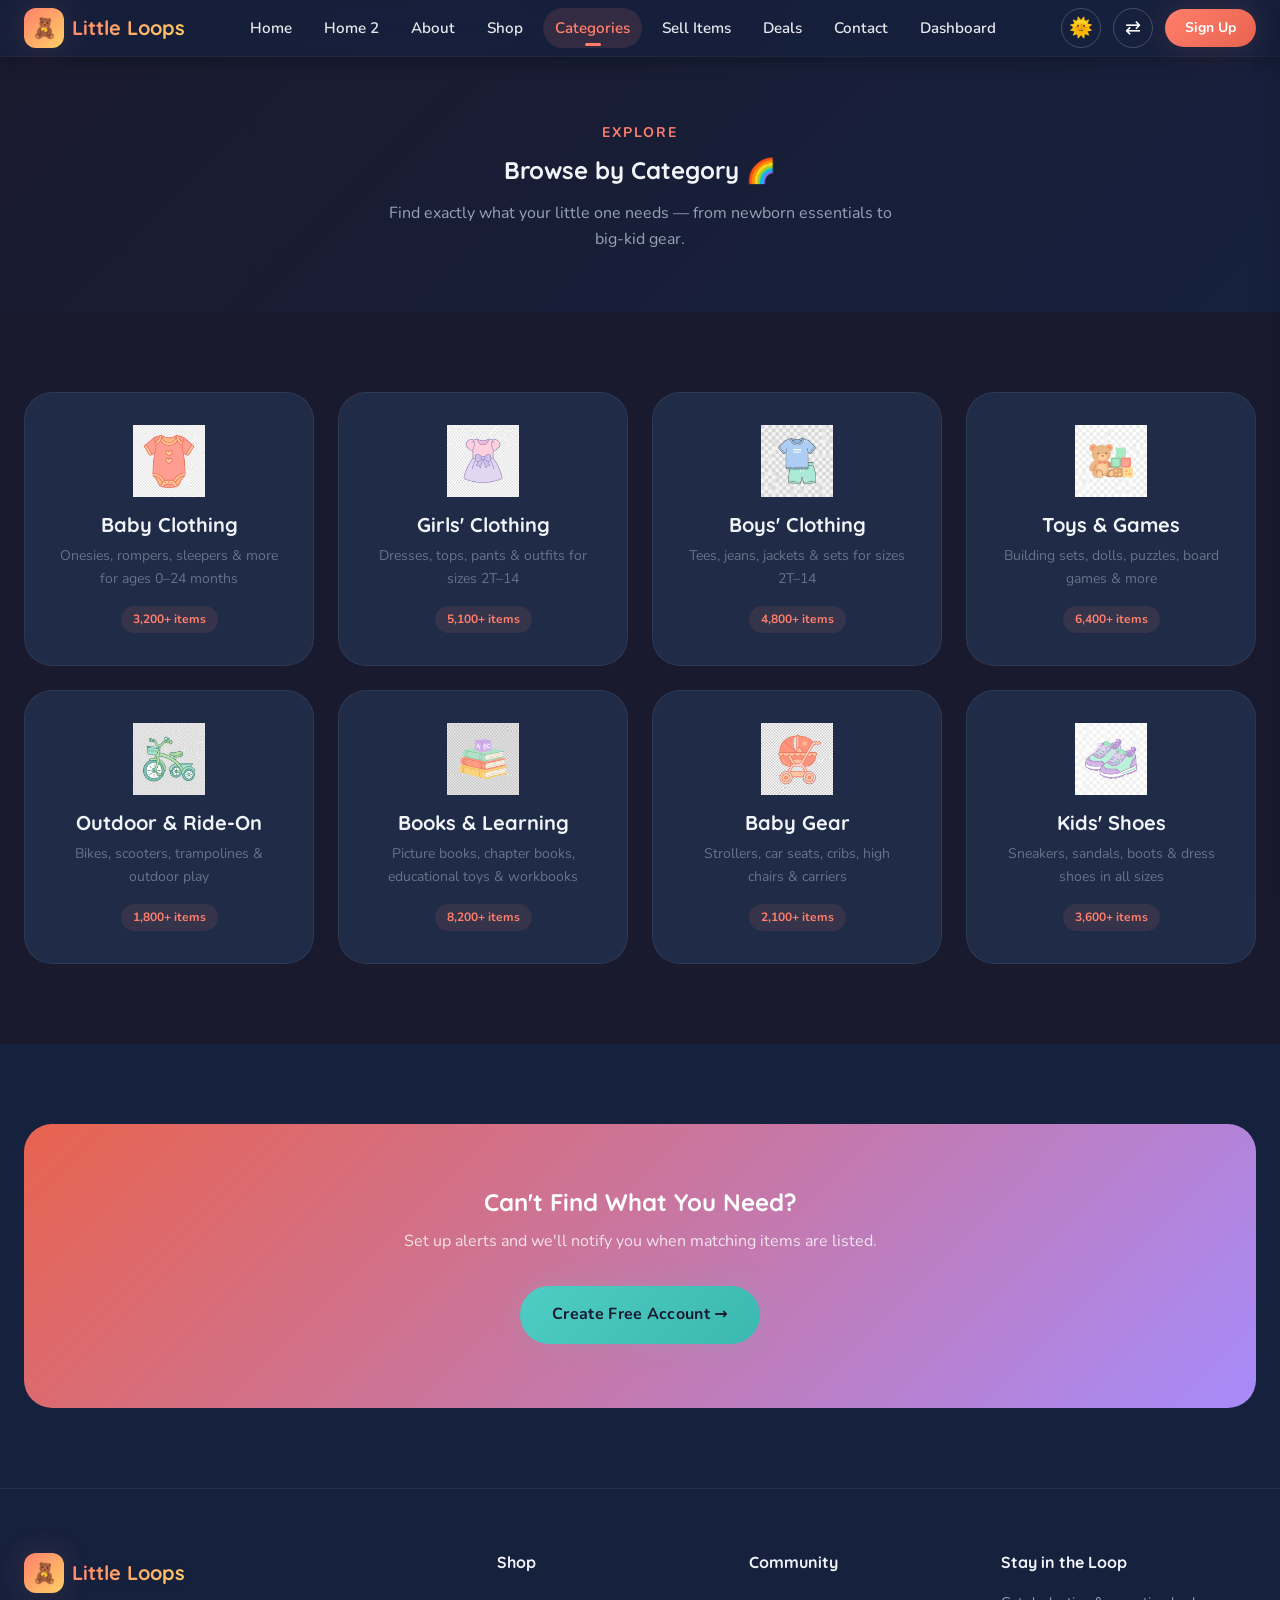
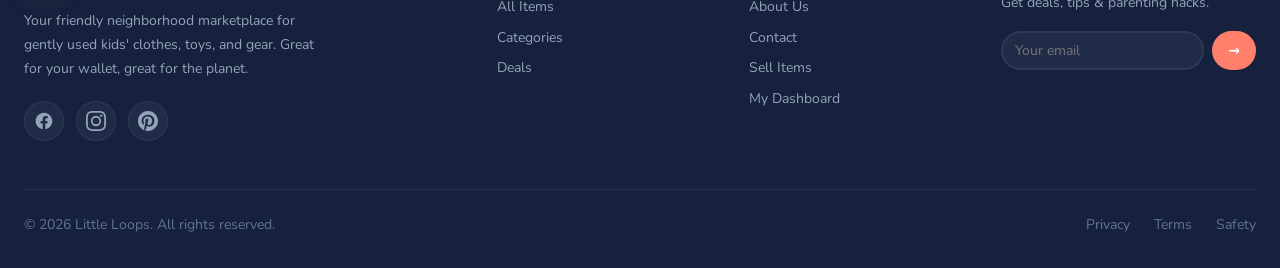
<file: categories.html>
<!DOCTYPE html>
<html lang="en">
<head>
  <meta charset="UTF-8">
  <meta name="viewport" content="width=device-width, initial-scale=1.0">
  <title>Browse Categories — Little Loops</title>
  <link rel="icon" type="image/png" href="favicon.png">
  <meta name="description" content="Browse kids' consignment items by category — baby clothes, toys, books, gear, shoes and more at Little Loops.">
  <link rel="stylesheet" href="styles.css">
  <link rel="stylesheet" href="nav.css">
  <style>
    .cat-hero { padding: 120px 0 60px; text-align: center; background: linear-gradient(135deg, var(--bg-primary), var(--bg-secondary)); }
    .cat-card {
      background: var(--bg-card);
      border: 1px solid var(--border-color);
      border-radius: var(--radius-xl);
      padding: var(--space-8);
      text-align: center;
      transition: all var(--transition-base);
      cursor: pointer;
      display: block;
      text-decoration: none;
    }
    .cat-card:hover {
      transform: translateY(-8px);
      border-color: rgba(255,127,107,0.3);
      box-shadow: var(--shadow-lg);
    }
    .cat-emoji {
      display: block;
      width: 72px;
      height: 72px;
      margin: 0 auto var(--space-4);
      transition: transform var(--transition-spring);
    }
    .cat-emoji img {
      width: 100%;
      height: 100%;
      object-fit: contain;
    }
    .cat-card:hover .cat-emoji { transform: scale(1.2) rotate(-5deg); }
    .cat-card h3 { font-size: var(--text-xl); margin-bottom: var(--space-2); }
    .cat-card p { font-size: var(--text-sm); color: var(--text-muted); margin-bottom: var(--space-4); }
    .cat-count { display: inline-flex; align-items: center; gap: var(--space-2); padding: var(--space-1) var(--space-3); background: rgba(255,127,107,0.1); color: var(--accent-primary); font-size: var(--text-xs); font-weight: 700; border-radius: var(--radius-full); }
  </style>
</head>
<body>
  <nav class="navbar scrolled" id="navbar">
    <div class="container">
      <a href="index.html" class="nav-logo"><div class="nav-logo-icon">🧸</div><span>Little Loops</span></a>
      <div class="nav-links">
        <a href="index.html" class="nav-link">Home</a>
        <a href="home2.html" class="nav-link">Home 2</a>
        <a href="about.html" class="nav-link">About</a>
        <a href="shop.html" class="nav-link">Shop</a>
        <a href="categories.html" class="nav-link active">Categories</a>
        <a href="sell.html" class="nav-link">Sell Items</a>
        <a href="deals.html" class="nav-link">Deals</a>
        <a href="contact.html" class="nav-link">Contact</a>
        <a href="dashboard.html" class="nav-link">Dashboard</a>
      </div>
      <div class="nav-actions">
        <button id="themeToggleNav" class="nav-icon-btn" title="Toggle Theme">🌞</button>
        <button id="rtlToggleNav" class="nav-icon-btn" title="Toggle RTL">RTL</button>
        <a href="signup.html" class="nav-cta">Sign Up</a>
      </div>
      <div class="hamburger" id="hamburger" aria-label="Menu"><span></span><span></span><span></span></div>
    </div>
  </nav>
  <div class="mobile-nav-overlay" id="mobileOverlay"></div>
  <div class="mobile-nav" id="mobileNav">
    <a href="index.html" class="mobile-nav-link">Home</a>
    <a href="home2.html" class="mobile-nav-link">Home 2</a>
    <a href="about.html" class="mobile-nav-link">About</a>
    <a href="shop.html" class="mobile-nav-link">Shop</a>
    <a href="categories.html" class="mobile-nav-link active">Categories</a>
    <a href="sell.html" class="mobile-nav-link">Sell Items</a>
    <a href="deals.html" class="mobile-nav-link">Deals</a>
    <a href="contact.html" class="mobile-nav-link">Contact</a>
    <a href="dashboard.html" class="mobile-nav-link">Dashboard</a>
    <a href="signup.html" class="mobile-nav-cta">🧸 Sign Up</a>
  </div>

  <section class="cat-hero">
    <div class="container">
      <span class="section-label">Explore</span>
      <h1>Browse by Category 🌈</h1>
      <p class="text-secondary mt-4" style="max-width:520px;margin:var(--space-4) auto 0;">Find exactly what your little one needs — from newborn essentials to big-kid gear.</p>
    </div>
  </section>

  <section class="section">
    <div class="container">
      <div class="grid grid-4 stagger">
        <a href="shop.html?cat=baby-clothing" class="cat-card" data-animate="fade-in-up">
          <span class="cat-emoji"><img src="images/icons/baby-clothing.png" alt="Baby Clothing"></span>
          <h3>Baby Clothing</h3>
          <p>Onesies, rompers, sleepers & more for ages 0–24 months</p>
          <span class="cat-count">3,200+ items</span>
        </a>
        <a href="shop.html?cat=girls-clothing" class="cat-card" data-animate="fade-in-up">
          <span class="cat-emoji"><img src="images/icons/girls-clothing.png" alt="Girls Clothing"></span>
          <h3>Girls' Clothing</h3>
          <p>Dresses, tops, pants & outfits for sizes 2T–14</p>
          <span class="cat-count">5,100+ items</span>
        </a>
        <a href="shop.html?cat=boys-clothing" class="cat-card" data-animate="fade-in-up">
          <span class="cat-emoji"><img src="images/icons/boys-clothing.png" alt="Boys Clothing"></span>
          <h3>Boys' Clothing</h3>
          <p>Tees, jeans, jackets & sets for sizes 2T–14</p>
          <span class="cat-count">4,800+ items</span>
        </a>
        <a href="shop.html?cat=toys" class="cat-card" data-animate="fade-in-up">
          <span class="cat-emoji"><img src="images/icons/toys-games.png" alt="Toys Games"></span>
          <h3>Toys & Games</h3>
          <p>Building sets, dolls, puzzles, board games & more</p>
          <span class="cat-count">6,400+ items</span>
        </a>
        <a href="shop.html?cat=outdoor" class="cat-card" data-animate="fade-in-up">
          <span class="cat-emoji"><img src="images/icons/outdoor-ride.png" alt="Outdoor Ride-On"></span>
          <h3>Outdoor & Ride-On</h3>
          <p>Bikes, scooters, trampolines & outdoor play</p>
          <span class="cat-count">1,800+ items</span>
        </a>
        <a href="shop.html?cat=books" class="cat-card" data-animate="fade-in-up">
          <span class="cat-emoji"><img src="images/icons/books-learning.png" alt="Books Learning"></span>
          <h3>Books & Learning</h3>
          <p>Picture books, chapter books, educational toys & workbooks</p>
          <span class="cat-count">8,200+ items</span>
        </a>
        <a href="shop.html?cat=gear" class="cat-card" data-animate="fade-in-up">
          <span class="cat-emoji"><img src="images/icons/baby-gear.png" alt="Baby Gear"></span>
          <h3>Baby Gear</h3>
          <p>Strollers, car seats, cribs, high chairs & carriers</p>
          <span class="cat-count">2,100+ items</span>
        </a>
        <a href="shop.html?cat=shoes" class="cat-card" data-animate="fade-in-up">
          <span class="cat-emoji"><img src="images/icons/kids-shoes.png" alt="Kids Shoes"></span>
          <h3>Kids' Shoes</h3>
          <p>Sneakers, sandals, boots & dress shoes in all sizes</p>
          <span class="cat-count">3,600+ items</span>
        </a>
      </div>
    </div>
  </section>

  <section class="section" style="background:var(--bg-secondary);">
    <div class="container">
      <div style="background:linear-gradient(135deg,var(--accent-primary-dark),var(--accent-tertiary)); border-radius:var(--radius-xl); padding:var(--space-16) var(--space-8); text-align:center;" data-animate="scale-in">
        <h2 style="color:#fff; -webkit-text-fill-color:#fff;">Can't Find What You Need?</h2>
        <p style="color:rgba(255,255,255,0.8); margin:var(--space-3) 0 var(--space-8);">Set up alerts and we'll notify you when matching items are listed.</p>
        <a href="signup.html" class="btn btn-secondary btn-lg">Create Free Account →</a>
      </div>
    </div>
  </section>

  <footer class="footer">
    <div class="container">
      <div class="footer-grid">
        <div class="footer-brand">
          <a href="index.html" class="nav-logo"><div class="nav-logo-icon">🧸</div><span>Little Loops</span></a>
          <p>Your friendly neighborhood marketplace for gently used kids' clothes, toys, and gear. Great for your wallet, great for the planet.</p>
          <div class="footer-social">
            <a href="#" aria-label="Facebook"><svg width="20" height="20" fill="currentColor" viewBox="0 0 24 24"><path d="M22 12c0-5.523-4.477-10-10-10S2 6.477 2 12c0 4.991 3.657 9.128 8.438 9.878v-6.987h-2.54V12h2.54V9.797c0-2.506 1.492-3.89 3.777-3.89 1.094 0 2.238.195 2.238.195v2.46h-1.26c-1.243 0-1.63.771-1.63 1.562V12h2.773l-.443 2.89h-2.33v6.988C18.343 21.128 22 16.991 22 12z"/></svg></a>
            <a href="#" aria-label="Instagram"><svg width="20" height="20" fill="currentColor" viewBox="0 0 24 24"><path d="M12 2.163c3.204 0 3.584.012 4.85.07 3.252.148 4.771 1.691 4.919 4.919.058 1.265.069 1.645.069 4.849 0 3.205-.012 3.584-.069 4.849-.149 3.225-1.664 4.771-4.919 4.919-1.266.058-1.644.07-4.85.07-3.204 0-3.584-.012-4.849-.07-3.26-.149-4.771-1.699-4.919-4.92-.058-1.265-.07-1.644-.07-4.849 0-3.204.013-3.583.07-4.849.149-3.227 1.664-4.771 4.919-4.919 1.266-.057 1.645-.069 4.849-.069zM12 0C8.741 0 8.333.014 7.053.072 2.695.272.273 2.69.073 7.052.014 8.333 0 8.741 0 12c0 3.259.014 3.668.072 4.948.2 4.358 2.618 6.78 6.98 6.98C8.333 23.986 8.741 24 12 24c3.259 0 3.668-.014 4.948-.072 4.354-.2 6.782-2.618 6.979-6.98.059-1.28.073-1.689.073-4.948 0-3.259-.014-3.667-.072-4.947-.196-4.354-2.617-6.78-6.979-6.98C15.668.014 15.259 0 12 0zm0 5.838a6.162 6.162 0 100 12.324 6.162 6.162 0 000-12.324zM12 16a4 4 0 110-8 4 4 0 010 8zm6.406-11.845a1.44 1.44 0 100 2.881 1.44 1.44 0 000-2.881z"/></svg></a>
            <a href="#" aria-label="Pinterest"><svg width="20" height="20" fill="currentColor" viewBox="0 0 24 24"><path d="M12 0C5.373 0 0 5.372 0 12c0 5.084 3.163 9.426 7.627 11.174-.105-.949-.2-2.405.042-3.441.218-.937 1.407-5.965 1.407-5.965s-.359-.719-.359-1.782c0-1.668.967-2.914 2.171-2.914 1.023 0 1.518.769 1.518 1.69 0 1.029-.655 2.568-.994 3.995-.283 1.194.599 2.169 1.777 2.169 2.133 0 3.772-2.249 3.772-5.495 0-2.873-2.064-4.882-5.012-4.882-3.414 0-5.418 2.561-5.418 5.207 0 1.031.397 2.138.893 2.738a.36.36 0 01.083.345l-.333 1.36c-.053.22-.174.267-.402.161-1.499-.698-2.436-2.889-2.436-4.649 0-3.785 2.75-7.262 7.929-7.262 4.163 0 7.398 2.967 7.398 6.931 0 4.136-2.607 7.464-6.227 7.464-1.216 0-2.359-.631-2.75-1.378l-.748 2.853c-.271 1.043-1.002 2.35-1.492 3.146C9.57 23.812 10.763 24 12 24c6.627 0 12-5.373 12-12 0-6.628-5.373-12-12-12z"/></svg></a>
          </div>
        </div>
        <div>
          <h4 class="footer-heading">Shop</h4>
          <a href="shop.html" class="footer-link">All Items</a>
          <a href="categories.html" class="footer-link">Categories</a>
          <a href="deals.html" class="footer-link">Deals</a>
        </div>
        <div>
          <h4 class="footer-heading">Community</h4>
          <a href="about.html" class="footer-link">About Us</a>
          <a href="contact.html" class="footer-link">Contact</a>
          <a href="sell.html" class="footer-link">Sell Items</a>
          <a href="dashboard.html" class="footer-link">My Dashboard</a>
        </div>
        <div>
          <h4 class="footer-heading">Stay in the Loop</h4>
          <p style="font-size: var(--text-sm); color: var(--text-secondary); margin-bottom: var(--space-4);">Get deals, tips & parenting hacks.</p>
          <div class="footer-newsletter">
            <form class="footer-newsletter-form" onsubmit="event.preventDefault();">
              <input type="email" placeholder="Your email" aria-label="Email">
              <button type="submit">→</button>
            </form>
          </div>
        </div>
      </div>
      <div class="footer-bottom">
        <span>© 2026 Little Loops. All rights reserved.</span>
        <div class="footer-bottom-links">
          <a href="#">Privacy</a>
          <a href="#">Terms</a>
          <a href="#">Safety</a>
        </div>
      </div>
    </div>
  </footer>
  <script src="nav.js"></script>
</body>
</html>
</file>
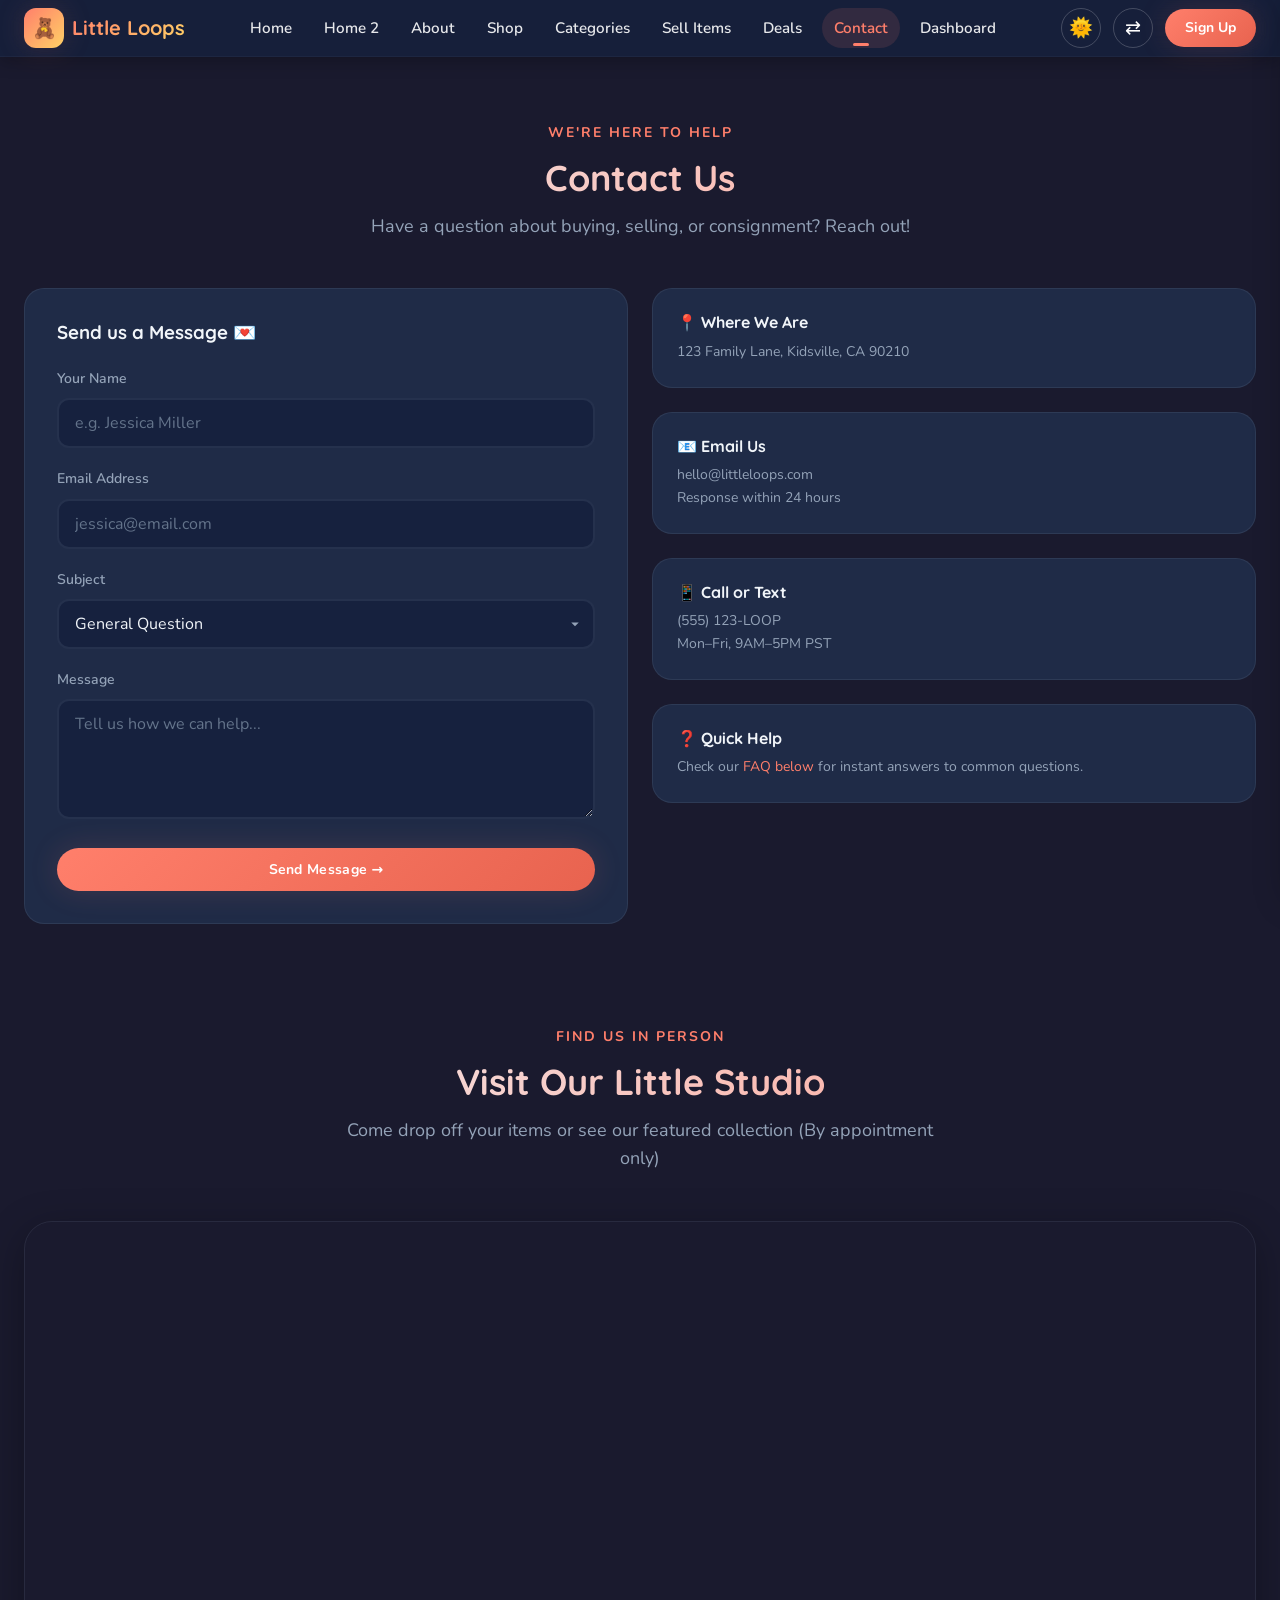
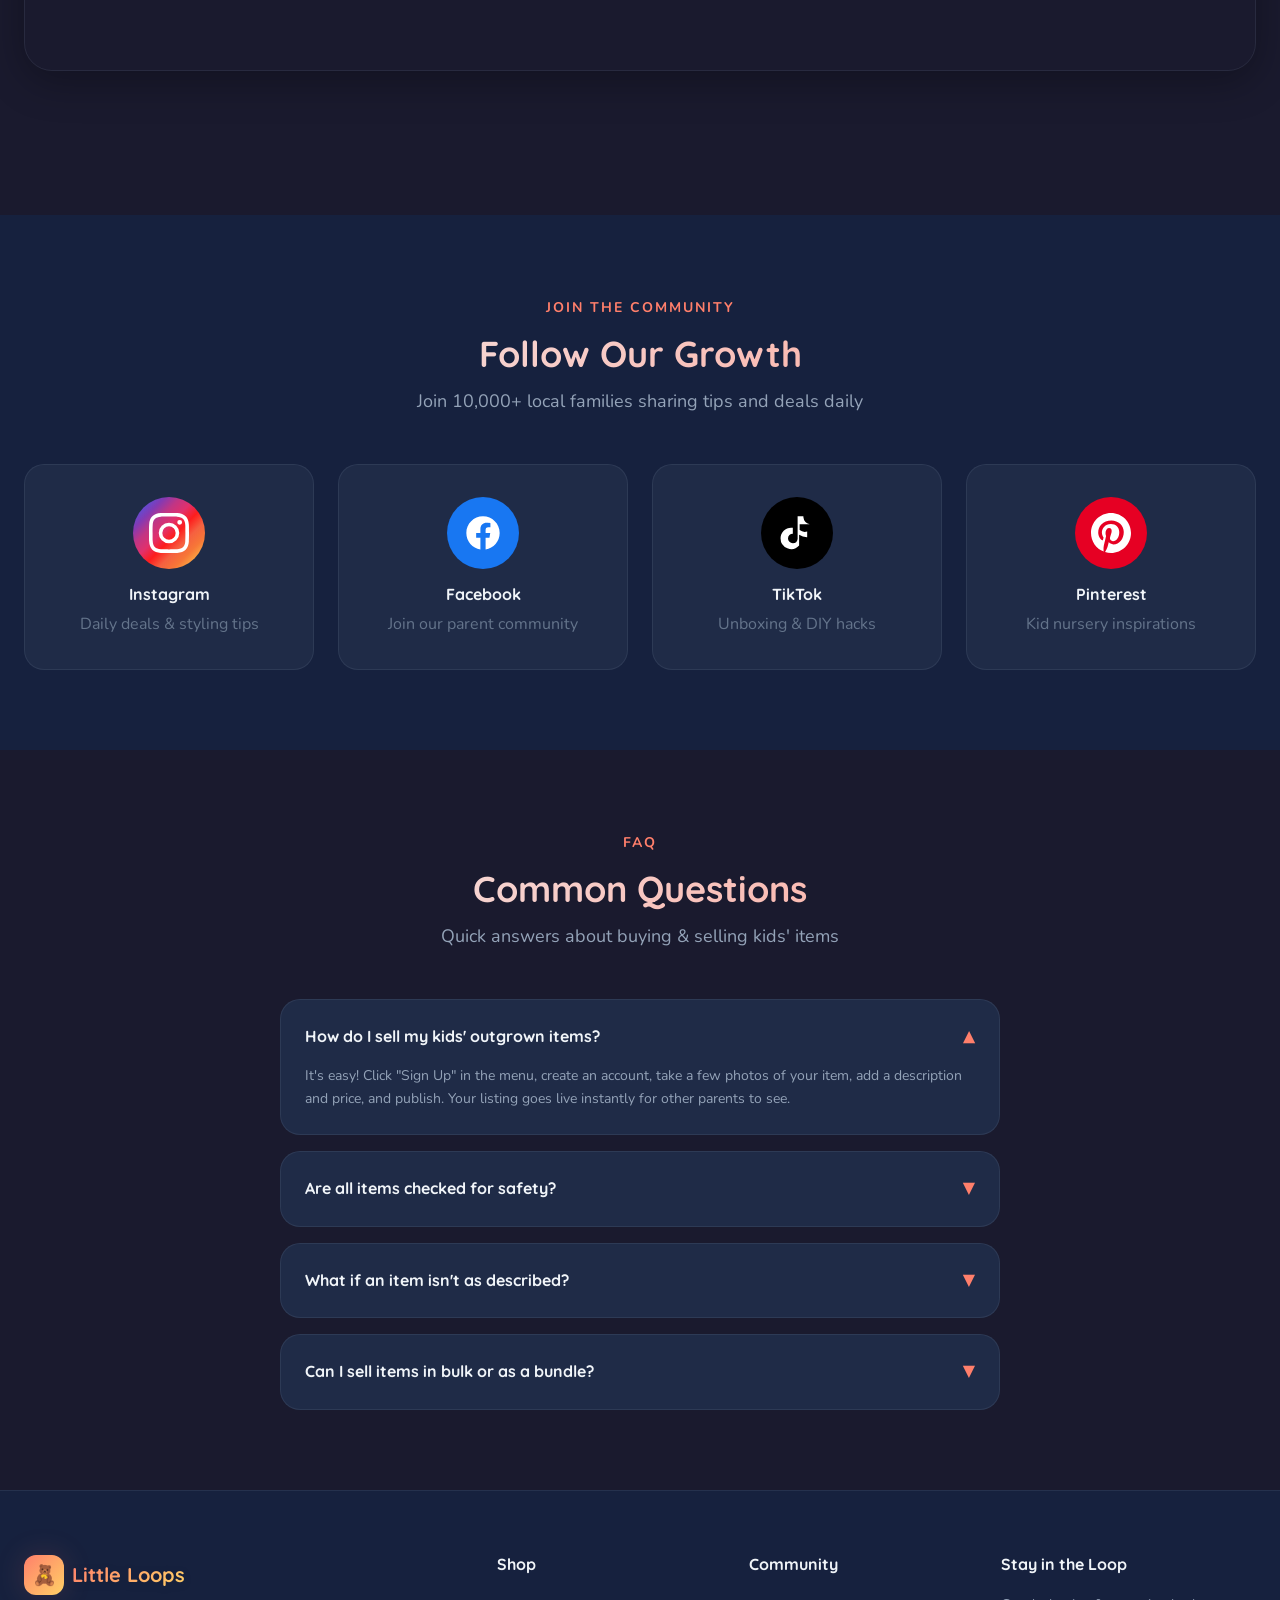
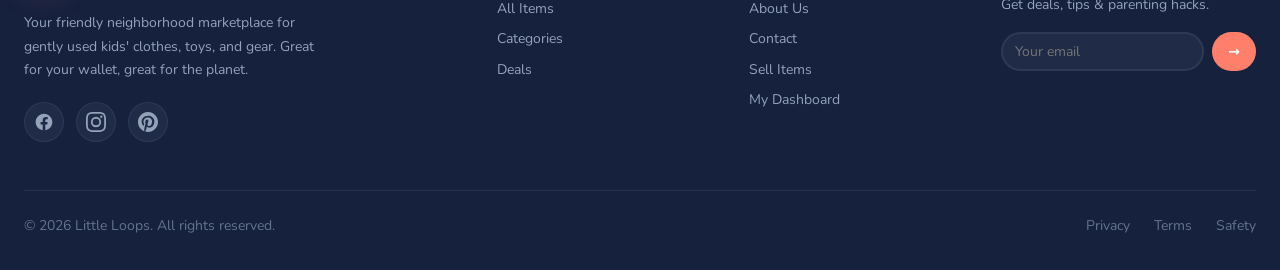
<file: contact.html>
<!DOCTYPE html>
<html lang="en">
<head>
  <meta charset="UTF-8">
  <meta name="viewport" content="width=device-width, initial-scale=1.0">
  <title>Contact Us — Little Loops</title>
  <link rel="icon" type="image/png" href="favicon.png">
  <meta name="description" content="Get in touch with Little Loops. Questions about buying, selling, or consigning kids' items? We're here to help.">
  <link rel="stylesheet" href="styles.css">
  <link rel="stylesheet" href="nav.css">
  <style>
    .faq-item { cursor: pointer; transition: all var(--transition-fast); }
    .faq-answer { max-height: 0; overflow: hidden; transition: max-height 0.3s ease-out; opacity: 0; }
    .faq-item.active .faq-answer { max-height: 200px; margin-top: var(--space-4); opacity: 1; }
    .faq-icon { transition: transform 0.3s ease; color: var(--accent-primary); }
    .faq-item.active .faq-icon { transform: rotate(180deg); }
    .faq-item:hover { transform: translateY(-2px); border-color: var(--accent-primary); }
    
    .map-container {
      width: 100%;
      height: 450px;
      border-radius: var(--radius-xl);
      overflow: hidden;
      border: 1px solid var(--border-color);
      box-shadow: var(--shadow-lg);
      margin-bottom: var(--space-16);
    }
    .map-container iframe { width: 100%; height: 100%; border: 0; }
    
    .social-grid {
      display: grid;
      grid-template-columns: repeat(4, 1fr);
      gap: var(--space-6);
      margin-top: var(--space-8);
    }
    .social-card {
      background: var(--bg-card);
      border: 1px solid var(--border-color);
      border-radius: var(--radius-lg);
      padding: var(--space-8);
      text-align: center;
      transition: all var(--transition-base);
      text-decoration: none;
      color: var(--text-primary);
    }
    .social-card:hover {
      transform: translateY(-8px);
      border-color: var(--accent-primary);
      box-shadow: var(--shadow-lg);
    }
    .social-card-icon {
      width: 72px;
      height: 72px;
      display: flex;
      align-items: center;
      justify-content: center;
      margin: 0 auto var(--space-4);
      transition: all var(--transition-base);
      border-radius: 50%;
      overflow: hidden;
    }
    .social-card-icon img {
      width: 100%;
      height: 100%;
      object-fit: cover;
    }
    .social-card:hover .social-card-icon { transform: scale(1.1); box-shadow: var(--shadow-lg); }
    
    @media (max-width: 992px) {
      .social-grid { grid-template-columns: repeat(2, 1fr); padding: 0 var(--space-4); }
      .map-container { height: 400px; }
    }
    @media (max-width: 576px) {
      .benefit-grid { grid-template-columns: 1fr !important; }
      .social-grid { grid-template-columns: 1fr; }
      .map-container { height: 300px; }
    }
  </style>
</head>
<body>
  <nav class="navbar scrolled" id="navbar">
    <div class="container">
      <a href="index.html" class="nav-logo"><div class="nav-logo-icon">🧸</div><span>Little Loops</span></a>
      <div class="nav-links">
        <a href="index.html" class="nav-link">Home</a>
        <a href="home2.html" class="nav-link">Home 2</a>
        <a href="about.html" class="nav-link">About</a>
        <a href="shop.html" class="nav-link">Shop</a>
        <a href="categories.html" class="nav-link">Categories</a>
        <a href="sell.html" class="nav-link">Sell Items</a>
        <a href="deals.html" class="nav-link">Deals</a>
        <a href="contact.html" class="nav-link active">Contact</a>
        <a href="dashboard.html" class="nav-link">Dashboard</a>
      </div>
      <div class="nav-actions">
        <button id="themeToggleNav" class="nav-icon-btn" title="Toggle Theme">🌞</button>
        <button id="rtlToggleNav" class="nav-icon-btn" title="Toggle RTL">RTL</button>
        <a href="signup.html" class="nav-cta">Sign Up</a>
      </div>
      <div class="hamburger" id="hamburger" aria-label="Menu"><span></span><span></span><span></span></div>
    </div>
  </nav>
  <div class="mobile-nav-overlay" id="mobileOverlay"></div>
  <div class="mobile-nav" id="mobileNav">
    <a href="index.html" class="mobile-nav-link">Home</a>
    <a href="home2.html" class="mobile-nav-link">Home 2</a>
    <a href="about.html" class="mobile-nav-link">About</a>
    <a href="shop.html" class="mobile-nav-link">Shop</a>
    <a href="categories.html" class="mobile-nav-link">Categories</a>
    <a href="sell.html" class="mobile-nav-link">Sell Items</a>
    <a href="deals.html" class="mobile-nav-link">Deals</a>
    <a href="about.html" class="mobile-nav-link">About</a>
    <a href="contact.html" class="mobile-nav-link active">Contact</a>
    <a href="dashboard.html" class="mobile-nav-link">Dashboard</a>
    <a href="signup.html" class="mobile-nav-cta">🧸 Sign Up</a>
  </div>

  <main class="container" style="padding-top:120px; padding-bottom:100px;">
    <div class="section-header">
      <span class="section-label">We're Here to Help</span>
      <h2>Contact Us</h2>
      <p>Have a question about buying, selling, or consignment? Reach out!</p>
    </div>
    <div class="grid grid-2">
      <div class="card p-8">
        <h3>Send us a Message 💌</h3>
        <form class="mt-6" onsubmit="alert('Message sent! We\\'ll get back to you soon.'); return false;">
          <div class="form-group"><label class="form-label">Your Name</label><input type="text" class="form-input" placeholder="e.g. Jessica Miller" required></div>
          <div class="form-group"><label class="form-label">Email Address</label><input type="email" class="form-input" placeholder="jessica@email.com" required></div>
          <div class="form-group"><label class="form-label">Subject</label>
            <select class="form-select">
              <option>General Question</option>
              <option>Buying Help</option>
              <option>Selling Help</option>
              <option>Item Not as Described</option>
              <option>Safety Concern</option>
              <option>Partnership</option>
            </select>
          </div>
          <div class="form-group"><label class="form-label">Message</label><textarea class="form-textarea" placeholder="Tell us how we can help..." required></textarea></div>
          <button type="submit" class="btn btn-primary w-full">Send Message →</button>
        </form>
      </div>
      <div class="flex flex-col gap-6">
        <div class="card p-6">
          <h4>📍 Where We Are</h4>
          <p class="text-sm text-secondary mt-2">123 Family Lane, Kidsville, CA 90210</p>
        </div>
        <div class="card p-6">
          <h4>📧 Email Us</h4>
          <p class="text-sm text-secondary mt-2">hello@littleloops.com<br>Response within 24 hours</p>
        </div>
        <div class="card p-6">
          <h4>📱 Call or Text</h4>
          <p class="text-sm text-secondary mt-2">(555) 123-LOOP<br>Mon–Fri, 9AM–5PM PST</p>
        </div>
        <div class="card p-6">
          <h4>❓ Quick Help</h4>
          <p class="text-sm text-secondary mt-2">Check our <a href="#faq" class="text-accent">FAQ below</a> for instant answers to common questions.</p>
        </div>
      </div>
    </div>
  </main>

  <!-- Map Section -->
  <section class="section" style="padding-top: 0;">
    <div class="container">
      <div class="section-header" data-animate="fade-in-up">
        <span class="section-label">Find Us In Person</span>
        <h2>Visit Our Little Studio</h2>
        <p>Come drop off your items or see our featured collection (By appointment only)</p>
      </div>
      <div class="map-container" data-animate="scale-in">
        <iframe src="https://www.google.com/maps/embed?pb=!1m18!1m12!1m3!1d105658.11896796213!2d-118.47164998816694!3d34.14815259960244!2m3!1f0!2f0!3f0!3m2!1i1024!2i768!4f13.1!3m3!1m2!1s0x80c2bc04772097e1%3A0xc3952ba6e594dfb9!2sBeverly%20Hills%2C%20CA!5e0!3m2!1sen!2sus!4v1713000000000!5m2!1sen!2sus" allowfullscreen="" loading="lazy"></iframe>
      </div>
    </div>
  </section>

  <!-- Follow Us Section -->
  <section class="section" style="background: var(--bg-secondary);">
    <div class="container">
      <div class="section-header" data-animate="fade-in-up">
        <span class="section-label">Join the Community</span>
        <h2>Follow Our Growth</h2>
        <p>Join 10,000+ local families sharing tips and deals daily</p>
      </div>
      <div class="social-grid stagger">
        <a href="#" class="social-card" data-animate="fade-in-up">
          <div class="social-card-icon" style="background: linear-gradient(135deg, #405DE6, #5851DB, #833AB4, #C13584, #E1306C, #FD1D1D, #F56040, #F77737, #FCAF45, #FFDC80); display: flex; align-items: center; justify-content: center;">
            <svg width="40" height="40" fill="#ffffff" viewBox="0 0 24 24"><path d="M12 2.163c3.204 0 3.584.012 4.85.07 3.252.148 4.771 1.691 4.919 4.919.058 1.265.069 1.645.069 4.849 0 3.205-.012 3.584-.069 4.849-.149 3.225-1.664 4.771-4.919 4.919-1.266.058-1.644.07-4.85.07-3.204 0-3.584-.012-4.849-.07-3.26-.149-4.771-1.699-4.919-4.92-.058-1.265-.07-1.644-.07-4.849 0-3.204.013-3.583.07-4.849.149-3.227 1.664-4.771 4.919-4.919 1.266-.057 1.645-.069 4.849-.069zM12 0C8.741 0 8.333.014 7.053.072 2.695.272.273 2.69.073 7.052.014 8.333 0 8.741 0 12c0 3.259.014 3.668.072 4.948.2 4.358 2.618 6.78 6.98 6.98C8.333 23.986 8.741 24 12 24c3.259 0 3.668-.014 4.948-.072 4.354-.2 6.782-2.618 6.979-6.98.059-1.28.073-1.689.073-4.948 0-3.259-.014-3.667-.072-4.947-.196-4.354-2.617-6.78-6.979-6.98C15.668.014 15.259 0 12 0zm0 5.838a6.162 6.162 0 100 12.324 6.162 6.162 0 000-12.324zM12 16a4 4 0 110-8 4 4 0 010 8zm6.406-11.845a1.44 1.44 0 100 2.881 1.44 1.44 0 000-2.881z"/></svg>
          </div>
          <h4>Instagram</h4>
          <p class="text-xs text-muted mt-2">Daily deals & styling tips</p>
        </a>
        <a href="#" class="social-card" data-animate="fade-in-up">
          <div class="social-card-icon" style="background: #1877F2; display: flex; align-items: center; justify-content: center;">
            <svg width="40" height="40" fill="#ffffff" viewBox="0 0 24 24"><path d="M22 12c0-5.523-4.477-10-10-10S2 6.477 2 12c0 4.991 3.657 9.128 8.438 9.878v-6.987h-2.54V12h2.54V9.797c0-2.506 1.492-3.89 3.777-3.89 1.094 0 2.238.195 2.238.195v2.46h-1.26c-1.243 0-1.63.771-1.63 1.562V12h2.773l-.443 2.89h-2.33v6.988C18.343 21.128 22 16.991 22 12z"/></svg>
          </div>
          <h4>Facebook</h4>
          <p class="text-xs text-muted mt-2">Join our parent community</p>
        </a>
        <a href="#" class="social-card" data-animate="fade-in-up">
          <div class="social-card-icon" style="background: #000000; display: flex; align-items: center; justify-content: center;">
            <svg width="40" height="40" fill="#ffffff" viewBox="0 0 24 24"><path d="M19.59 6.69a4.83 4.83 0 01-3.77-4.25V2h-3.45v13.67a2.89 2.89 0 01-2.88 2.5 2.89 2.89 0 01-2.89-2.89A2.89 2.89 0 019.49 12.4v-3.5a6.37 6.37 0 00-.98-.08A6.39 6.39 0 002.13 15.2a6.39 6.39 0 0011.14 4.29V13.1a8.2 8.2 0 004.72 1.49h.12V11.1a4.83 4.83 0 01-1.48.24 4.81 4.81 0 01-3.04-1.1V6.69h6z"/></svg>
          </div>
          <h4>TikTok</h4>
          <p class="text-xs text-muted mt-2">Unboxing & DIY hacks</p>
        </a>
        <a href="#" class="social-card" data-animate="fade-in-up">
          <div class="social-card-icon" style="background: #E60023; display: flex; align-items: center; justify-content: center;">
            <svg width="40" height="40" fill="#ffffff" viewBox="0 0 24 24"><path d="M12 0C5.373 0 0 5.372 0 12c0 5.084 3.163 9.426 7.627 11.174-.105-.949-.2-2.405.042-3.441.218-.937 1.407-5.965 1.407-5.965s-.359-.719-.359-1.782c0-1.668.967-2.914 2.171-2.914 1.023 0 1.518.769 1.518 1.69 0 1.029-.655 2.568-.994 3.995-.283 1.194.599 2.169 1.777 2.169 2.133 0 3.772-2.249 3.772-5.495 0-2.873-2.064-4.882-5.012-4.882-3.414 0-5.418 2.561-5.418 5.207 0 1.031.397 2.138.893 2.738a.36.36 0 01.083.345l-.333 1.36c-.053.22-.174.267-.402.161-1.499-.698-2.436-2.889-2.436-4.649 0-3.785 2.75-7.262 7.929-7.262 4.163 0 7.398 2.967 7.398 6.931 0 4.136-2.607 7.464-6.227 7.464-1.216 0-2.359-.631-2.75-1.378l-.748 2.853c-.271 1.043-1.002 2.35-1.492 3.146C9.57 23.812 10.763 24 12 24c6.627 0 12-5.373 12-12 0-6.628-5.373-12-12-12z"/></svg>
          </div>
          <h4>Pinterest</h4>
          <p class="text-xs text-muted mt-2">Kid nursery inspirations</p>
        </a>
      </div>
    </div>
  </section>

  <section class="section" id="faq">
    <div class="container">
      <div class="section-header" data-animate="fade-in-up">
        <span class="section-label">FAQ</span>
        <h2>Common Questions</h2>
        <p>Quick answers about buying & selling kids' items</p>
      </div>
      <div style="max-width:720px; margin:var(--space-10) auto 0; display:flex; flex-direction:column; gap:var(--space-4);" class="stagger">
        <div class="card p-6 faq-item active" data-animate="fade-in-up" onclick="this.classList.toggle('active')">
          <div class="flex justify-between items-center">
            <h4 style="margin-bottom:0;">How do I sell my kids' outgrown items?</h4>
            <span class="faq-icon">▼</span>
          </div>
          <div class="faq-answer">
            <p class="text-sm text-secondary">It's easy! Click "Sign Up" in the menu, create an account, take a few photos of your item, add a description and price, and publish. Your listing goes live instantly for other parents to see.</p>
          </div>
        </div>
        <div class="card p-6 faq-item" data-animate="fade-in-up" onclick="this.classList.toggle('active')">
          <div class="flex justify-between items-center">
            <h4 style="margin-bottom:0;">Are all items checked for safety?</h4>
            <span class="faq-icon">▼</span>
          </div>
          <div class="faq-answer">
            <p class="text-sm text-secondary">Yes! We cross-reference all listed items with CPSC recalls. Any item flagged for safety concerns is immediately removed from the marketplace.</p>
          </div>
        </div>
        <div class="card p-6 faq-item" data-animate="fade-in-up" onclick="this.classList.toggle('active')">
          <div class="flex justify-between items-center">
            <h4 style="margin-bottom:0;">What if an item isn't as described?</h4>
            <span class="faq-icon">▼</span>
          </div>
          <div class="faq-answer">
            <p class="text-sm text-secondary">We offer a 7-day return guarantee. If an item significantly differs from its description, contact us and we'll arrange a full refund or exchange.</p>
          </div>
        </div>
        <div class="card p-6 faq-item" data-animate="fade-in-up" onclick="this.classList.toggle('active')">
          <div class="flex justify-between items-center">
            <h4 style="margin-bottom:0;">Can I sell items in bulk or as a bundle?</h4>
            <span class="faq-icon">▼</span>
          </div>
          <div class="faq-answer">
            <p class="text-sm text-secondary">Absolutely! Bundles are very popular — grouping by size, season, or theme helps items sell faster. Just create one listing and note it's a bundle in the description.</p>
          </div>
        </div>
      </div>
    </div>
  </section>

  <footer class="footer">
    <div class="container">
      <div class="footer-grid">
        <div class="footer-brand">
          <a href="index.html" class="nav-logo"><div class="nav-logo-icon">🧸</div><span>Little Loops</span></a>
          <p>Your friendly neighborhood marketplace for gently used kids' clothes, toys, and gear. Great for your wallet, great for the planet.</p>
          <div class="footer-social">
            <a href="#" aria-label="Facebook"><svg width="20" height="20" fill="currentColor" viewBox="0 0 24 24"><path d="M22 12c0-5.523-4.477-10-10-10S2 6.477 2 12c0 4.991 3.657 9.128 8.438 9.878v-6.987h-2.54V12h2.54V9.797c0-2.506 1.492-3.89 3.777-3.89 1.094 0 2.238.195 2.238.195v2.46h-1.26c-1.243 0-1.63.771-1.63 1.562V12h2.773l-.443 2.89h-2.33v6.988C18.343 21.128 22 16.991 22 12z"/></svg></a>
            <a href="#" aria-label="Instagram"><svg width="20" height="20" fill="currentColor" viewBox="0 0 24 24"><path d="M12 2.163c3.204 0 3.584.012 4.85.07 3.252.148 4.771 1.691 4.919 4.919.058 1.265.069 1.645.069 4.849 0 3.205-.012 3.584-.069 4.849-.149 3.225-1.664 4.771-4.919 4.919-1.266.058-1.644.07-4.85.07-3.204 0-3.584-.012-4.849-.07-3.26-.149-4.771-1.699-4.919-4.92-.058-1.265-.07-1.644-.07-4.849 0-3.204.013-3.583.07-4.849.149-3.227 1.664-4.771 4.919-4.919 1.266-.057 1.645-.069 4.849-.069zM12 0C8.741 0 8.333.014 7.053.072 2.695.272.273 2.69.073 7.052.014 8.333 0 8.741 0 12c0 3.259.014 3.668.072 4.948.2 4.358 2.618 6.78 6.98 6.98C8.333 23.986 8.741 24 12 24c3.259 0 3.668-.014 4.948-.072 4.354-.2 6.782-2.618 6.979-6.98.059-1.28.073-1.689.073-4.948 0-3.259-.014-3.667-.072-4.947-.196-4.354-2.617-6.78-6.979-6.98C15.668.014 15.259 0 12 0zm0 5.838a6.162 6.162 0 100 12.324 6.162 6.162 0 000-12.324zM12 16a4 4 0 110-8 4 4 0 010 8zm6.406-11.845a1.44 1.44 0 100 2.881 1.44 1.44 0 000-2.881z"/></svg></a>
            <a href="#" aria-label="Pinterest"><svg width="20" height="20" fill="currentColor" viewBox="0 0 24 24"><path d="M12 0C5.373 0 0 5.372 0 12c0 5.084 3.163 9.426 7.627 11.174-.105-.949-.2-2.405.042-3.441.218-.937 1.407-5.965 1.407-5.965s-.359-.719-.359-1.782c0-1.668.967-2.914 2.171-2.914 1.023 0 1.518.769 1.518 1.69 0 1.029-.655 2.568-.994 3.995-.283 1.194.599 2.169 1.777 2.169 2.133 0 3.772-2.249 3.772-5.495 0-2.873-2.064-4.882-5.012-4.882-3.414 0-5.418 2.561-5.418 5.207 0 1.031.397 2.138.893 2.738a.36.36 0 01.083.345l-.333 1.36c-.053.22-.174.267-.402.161-1.499-.698-2.436-2.889-2.436-4.649 0-3.785 2.75-7.262 7.929-7.262 4.163 0 7.398 2.967 7.398 6.931 0 4.136-2.607 7.464-6.227 7.464-1.216 0-2.359-.631-2.75-1.378l-.748 2.853c-.271 1.043-1.002 2.35-1.492 3.146C9.57 23.812 10.763 24 12 24c6.627 0 12-5.373 12-12 0-6.628-5.373-12-12-12z"/></svg></a>
          </div>
        </div>
        <div>
          <h4 class="footer-heading">Shop</h4>
          <a href="shop.html" class="footer-link">All Items</a>
          <a href="categories.html" class="footer-link">Categories</a>
          <a href="deals.html" class="footer-link">Deals</a>
        </div>
        <div>
          <h4 class="footer-heading">Community</h4>
          <a href="about.html" class="footer-link">About Us</a>
          <a href="contact.html" class="footer-link">Contact</a>
          <a href="sell.html" class="footer-link">Sell Items</a>
          <a href="dashboard.html" class="footer-link">My Dashboard</a>
        </div>
        <div>
          <h4 class="footer-heading">Stay in the Loop</h4>
          <p style="font-size: var(--text-sm); color: var(--text-secondary); margin-bottom: var(--space-4);">Get deals, tips & parenting hacks.</p>
          <div class="footer-newsletter">
            <form class="footer-newsletter-form" onsubmit="event.preventDefault();">
              <input type="email" placeholder="Your email" aria-label="Email">
              <button type="submit">→</button>
            </form>
          </div>
        </div>
      </div>
      <div class="footer-bottom">
        <span>© 2026 Little Loops. All rights reserved.</span>
        <div class="footer-bottom-links">
          <a href="#">Privacy</a>
          <a href="#">Terms</a>
          <a href="#">Safety</a>
        </div>
      </div>
    </div>
  </footer>
  <script src="nav.js"></script>
</body>
</html>
</file>
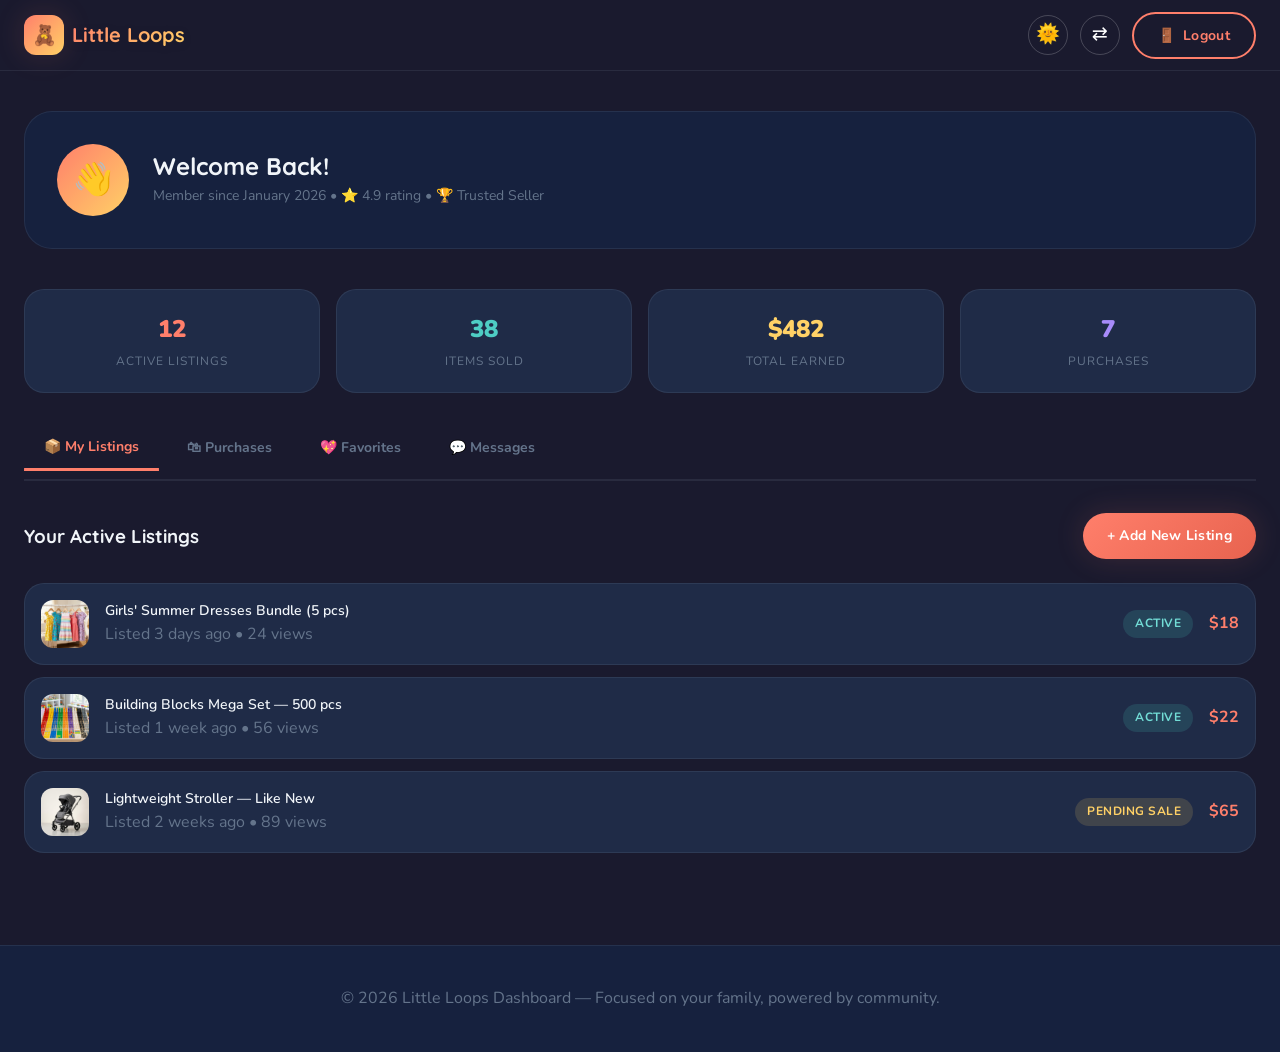
<file: dashboard.html>
<!DOCTYPE html>
<html lang="en">
<head>
  <meta charset="UTF-8">
  <meta name="viewport" content="width=device-width, initial-scale=1.0">
  <title>My Dashboard — Little Loops</title>
  <link rel="icon" type="image/png" href="favicon.png">
  <link rel="stylesheet" href="styles.css">
  <link rel="stylesheet" href="nav.css">
  <style>
    .dash-container { padding-top: 40px; padding-bottom: var(--space-20); }
    .dash-minimal-header {
      padding: var(--space-0) 0;
      border-bottom: 1px solid var(--border-color);
      background: var(--bg-primary);
      position: sticky;
      top: 0;
      z-index: 1000;
      backdrop-filter: blur(10px);
      -webkit-backdrop-filter: blur(10px);
    }
    .dash-nav-container {
      display: flex;
      align-items: center;
      justify-content: space-between;
      height: 70px;
    }
    .dash-nav-actions {
      display: flex;
      align-items: center;
      gap: var(--space-3);
    }
    .dash-header {
      display: flex; align-items: center; gap: var(--space-6);
      margin-bottom: var(--space-10); padding: var(--space-8);
      background: var(--bg-secondary); border-radius: var(--radius-xl);
      border: 1px solid var(--border-color);
    }
    .dash-avatar {
      width: 72px; height: 72px; border-radius: var(--radius-full);
      background: linear-gradient(135deg, var(--accent-primary), var(--accent-warm));
      display: flex; align-items: center; justify-content: center;
      font-size: 2rem; flex-shrink: 0;
    }
    .dash-info h2 { font-size: var(--text-2xl); margin-bottom: var(--space-1); }
    .dash-info p { font-size: var(--text-sm); color: var(--text-muted); }
    .dash-tabs {
      display: flex; gap: var(--space-2); margin-bottom: var(--space-8);
      border-bottom: 2px solid var(--border-color); padding-bottom: var(--space-2);
      overflow-x: auto;
    }
    .dash-tab {
      padding: var(--space-3) var(--space-5); font-size: var(--text-sm);
      font-weight: 700; color: var(--text-muted); border-radius: var(--radius-full) var(--radius-full) 0 0;
      transition: all var(--transition-fast); cursor: pointer; white-space: nowrap;
    }
    .dash-tab:hover { color: var(--text-primary); }
    .dash-tab.active { color: var(--accent-primary); border-bottom: 3px solid var(--accent-primary); }
    .dash-panel { display: none; }
    .dash-panel.active { display: block; }
    .stat-cards { display: grid; grid-template-columns: repeat(4, 1fr); gap: var(--space-4); margin-bottom: var(--space-8); }
    .stat-card {
      background: var(--bg-card); border: 1px solid var(--border-color);
      border-radius: var(--radius-lg); padding: var(--space-5); text-align: center;
    }
    .stat-card .stat-value { font-size: var(--text-2xl); font-weight: 900; margin-bottom: var(--space-1); }
    .stat-card .stat-label { font-size: var(--text-xs); color: var(--text-muted); text-transform: uppercase; letter-spacing: 1px; }
    .order-row {
      display: flex; align-items: center; justify-content: space-between;
      padding: var(--space-4); background: var(--bg-card);
      border: 1px solid var(--border-color); border-radius: var(--radius-lg);
      margin-bottom: var(--space-3); transition: all var(--transition-fast);
    }
    .order-row:hover { border-color: rgba(255,127,107,0.2); }
    .order-item { display: flex; align-items: center; gap: var(--space-4); }
    .order-img { width: 48px; height: 48px; border-radius: var(--radius-md); background: var(--bg-secondary); object-fit: cover; }
    @media (max-width: 768px) {
      .stat-cards { grid-template-columns: repeat(2, 1fr); }
      .dash-header { flex-direction: column; align-items: center; text-align: center; padding: var(--space-6); }
      .order-row { flex-direction: column; align-items: flex-start; gap: var(--space-3); }
    }
    @media (max-width: 600px) {
      .dash-minimal-header .container { height: 60px !important; }
      .nav-logo span { display: none; }
      .dash-header { padding: var(--space-5); }
      .dash-avatar { width: 60px; height: 60px; font-size: 1.5rem; }
      .dash-info h2 { font-size: var(--text-xl); }
      .dash-info p { font-size: var(--text-xs); }
      .logout-text { display: none; }
      .btn-outline { padding: var(--space-2) var(--space-3) !important; }
    }
    @media (max-width: 480px) {
      .stat-cards { grid-template-columns: 1fr; }
      .stat-card { padding: var(--space-4); }
      .stat-card .stat-value { font-size: var(--text-xl); }
    }
  </style>
</head>
<body>
  <header class="dash-minimal-header">
    <div class="container dash-nav-container">
      <a href="index.html" class="nav-logo">
        <div class="nav-logo-icon">🧸</div>
        <span>Little Loops</span>
      </a>
      <div class="dash-nav-actions">
        <button id="themeToggleNav" class="nav-icon-btn" title="Toggle Theme">🌞</button>
        <button id="rtlToggleNav" class="nav-icon-btn" title="Toggle RTL">RTL</button>
        <button onclick="handleLogout()" class="btn btn-outline">
          🚪 <span class="logout-text">Logout</span>
        </button>
      </div>
    </div>
  </header>

  <main class="container dash-container">
    <div class="dash-header">
      <div class="dash-avatar">👋</div>
      <div class="dash-info">
        <h2>Welcome Back!</h2>
        <p>Member since January 2026 • ⭐ 4.9 rating • 🏆 Trusted Seller</p>
      </div>
    </div>

    <div class="stat-cards">
      <div class="stat-card">
        <div class="stat-value" style="color:var(--accent-primary);">12</div>
        <div class="stat-label">Active Listings</div>
      </div>
      <div class="stat-card">
        <div class="stat-value" style="color:var(--accent-secondary);">38</div>
        <div class="stat-label">Items Sold</div>
      </div>
      <div class="stat-card">
        <div class="stat-value" style="color:var(--accent-warm);">$482</div>
        <div class="stat-label">Total Earned</div>
      </div>
      <div class="stat-card">
        <div class="stat-value" style="color:var(--accent-tertiary);">7</div>
        <div class="stat-label">Purchases</div>
      </div>
    </div>

    <div class="dash-tabs">
      <button class="dash-tab active" onclick="switchTab('listings')">📦 My Listings</button>
      <button class="dash-tab" onclick="switchTab('orders')">🛍 Purchases</button>
      <button class="dash-tab" onclick="switchTab('favorites')">💖 Favorites</button>
      <button class="dash-tab" onclick="switchTab('messages')">💬 Messages</button>
    </div>

    <!-- Listings Panel -->
    <div class="dash-panel active" id="panel-listings">
      <div class="flex justify-between items-center mb-6">
        <h3>Your Active Listings</h3>
        <a href="sell.html" class="btn btn-primary">+ Add New Listing</a>
      </div>
      <div class="order-row">
        <div class="order-item">
          <img class="order-img" src="images/products/dresses.png" alt="Summer Dresses">
          <div>
            <div class="font-semibold text-sm">Girls' Summer Dresses Bundle (5 pcs)</div>
            <div class="text-xs text-muted">Listed 3 days ago • 24 views</div>
          </div>
        </div>
        <div class="flex items-center gap-4">
          <span class="badge badge-success">Active</span>
          <span class="font-bold" style="color:var(--accent-primary);">$18</span>
        </div>
      </div>
      <div class="order-row">
        <div class="order-item">
          <img class="order-img" src="images/products/blocks.png" alt="Building Blocks">
          <div>
            <div class="font-semibold text-sm">Building Blocks Mega Set — 500 pcs</div>
            <div class="text-xs text-muted">Listed 1 week ago • 56 views</div>
          </div>
        </div>
        <div class="flex items-center gap-4">
          <span class="badge badge-success">Active</span>
          <span class="font-bold" style="color:var(--accent-primary);">$22</span>
        </div>
      </div>
      <div class="order-row">
        <div class="order-item">
          <img class="order-img" src="images/products/stroller.png" alt="Lightweight Stroller">
          <div>
            <div class="font-semibold text-sm">Lightweight Stroller — Like New</div>
            <div class="text-xs text-muted">Listed 2 weeks ago • 89 views</div>
          </div>
        </div>
        <div class="flex items-center gap-4">
          <span class="badge badge-warning">Pending Sale</span>
          <span class="font-bold" style="color:var(--accent-primary);">$65</span>
        </div>
      </div>
    </div>

    <!-- Orders Panel -->
    <div class="dash-panel" id="panel-orders">
      <h3 class="mb-6">Your Purchases</h3>
      <div class="order-row">
        <div class="order-item">
          <img class="order-img" src="images/products/books.png" alt="Picture Books">
          <div>
            <div class="font-semibold text-sm">Picture Book Bundle (12 books)</div>
            <div class="text-xs text-muted">Purchased Apr 8, 2026</div>
          </div>
        </div>
        <div class="flex items-center gap-4">
          <span class="badge badge-success">Delivered</span>
          <span class="font-bold" style="color:var(--accent-primary);">$15</span>
        </div>
      </div>
      <div class="order-row">
        <div class="order-item">
          <img class="order-img" src="images/products/bike.png" alt="Balance Bike">
          <div>
            <div class="font-semibold text-sm">Kids' Balance Bike — Blue</div>
            <div class="text-xs text-muted">Purchased Apr 2, 2026</div>
          </div>
        </div>
        <div class="flex items-center gap-4">
          <span class="badge badge-info">Shipped</span>
          <span class="font-bold" style="color:var(--accent-primary);">$35</span>
        </div>
      </div>
    </div>

    <!-- Favorites Panel -->
    <div class="dash-panel" id="panel-favorites">
      <h3 class="mb-6">Saved Items</h3>
      <div class="grid grid-3 stagger">
        <div class="product-card">
          <div class="product-img"><img src="images/products/stacking-toy.png" alt="Wooden Stacking Toy"><span class="badge badge-pink product-badge">Saved</span></div>
          <div class="product-info"><span class="product-category">Toys</span><h3 class="product-title">Wooden Stacking Toy — Montessori</h3><div class="product-meta"><span class="product-price">$14</span></div></div>
        </div>
        <div class="product-card">
          <div class="product-img"><img src="images/products/onesies.png" alt="Organic Onesies"><span class="badge badge-pink product-badge">Saved</span></div>
          <div class="product-info"><span class="product-category">Baby Clothing</span><h3 class="product-title">Organic Cotton Onesies (6-pack)</h3><div class="product-meta"><span class="product-price">$12</span></div></div>
        </div>
      </div>
    </div>

    <!-- Messages Panel -->
    <div class="dash-panel" id="panel-messages">
      <h3 class="mb-6">Messages</h3>
      <div class="order-row" style="cursor:pointer;">
        <div class="order-item">
          <div style="width:42px;height:42px;border-radius:50%;background:linear-gradient(135deg,var(--accent-secondary),var(--accent-secondary-dark));display:flex;align-items:center;justify-content:center;color:#fff;font-weight:700;font-size:var(--text-sm);">AM</div>
          <div>
            <div class="font-semibold text-sm">Amanda R. — About: Girls' Summer Dresses</div>
            <div class="text-xs text-muted">"Hi! Are these still available? Would you do $15?"</div>
          </div>
        </div>
        <span class="badge badge-coral">New</span>
      </div>
      <div class="order-row" style="cursor:pointer;">
        <div class="order-item">
          <div style="width:42px;height:42px;border-radius:50%;background:linear-gradient(135deg,var(--accent-tertiary),var(--accent-tertiary-light));display:flex;align-items:center;justify-content:center;color:#fff;font-weight:700;font-size:var(--text-sm);">JK</div>
          <div>
            <div class="font-semibold text-sm">Jessica K. — About: Baby Stroller</div>
            <div class="text-xs text-muted">"Can I pick this up Saturday?"</div>
          </div>
        </div>
        <span class="text-xs text-muted">2 hrs ago</span>
      </div>
    </div>
  </main>

  <footer style="padding: var(--space-10) 0; border-top: 1px solid var(--border-color); background: var(--bg-secondary);">
    <div class="container" style="text-align: center;">
      <p class="text-xs text-muted">© 2026 Little Loops Dashboard — Focused on your family, powered by community.</p>
    </div>
  </footer>
  <script src="nav.js"></script>
  <script>
    function switchTab(tab) {
      document.querySelectorAll('.dash-tab').forEach(t => t.classList.remove('active'));
      document.querySelectorAll('.dash-panel').forEach(p => p.classList.remove('active'));
      document.querySelector(`[onclick="switchTab('${tab}')"]`).classList.add('active');
      document.getElementById(`panel-${tab}`).classList.add('active');
    }
    
    function handleLogout() {
      if (confirm('Are you sure you want to logout?')) {
        // Redirect to home page
        window.location.href = 'index.html';
      }
    }
  </script>
</body>
</html>
</file>
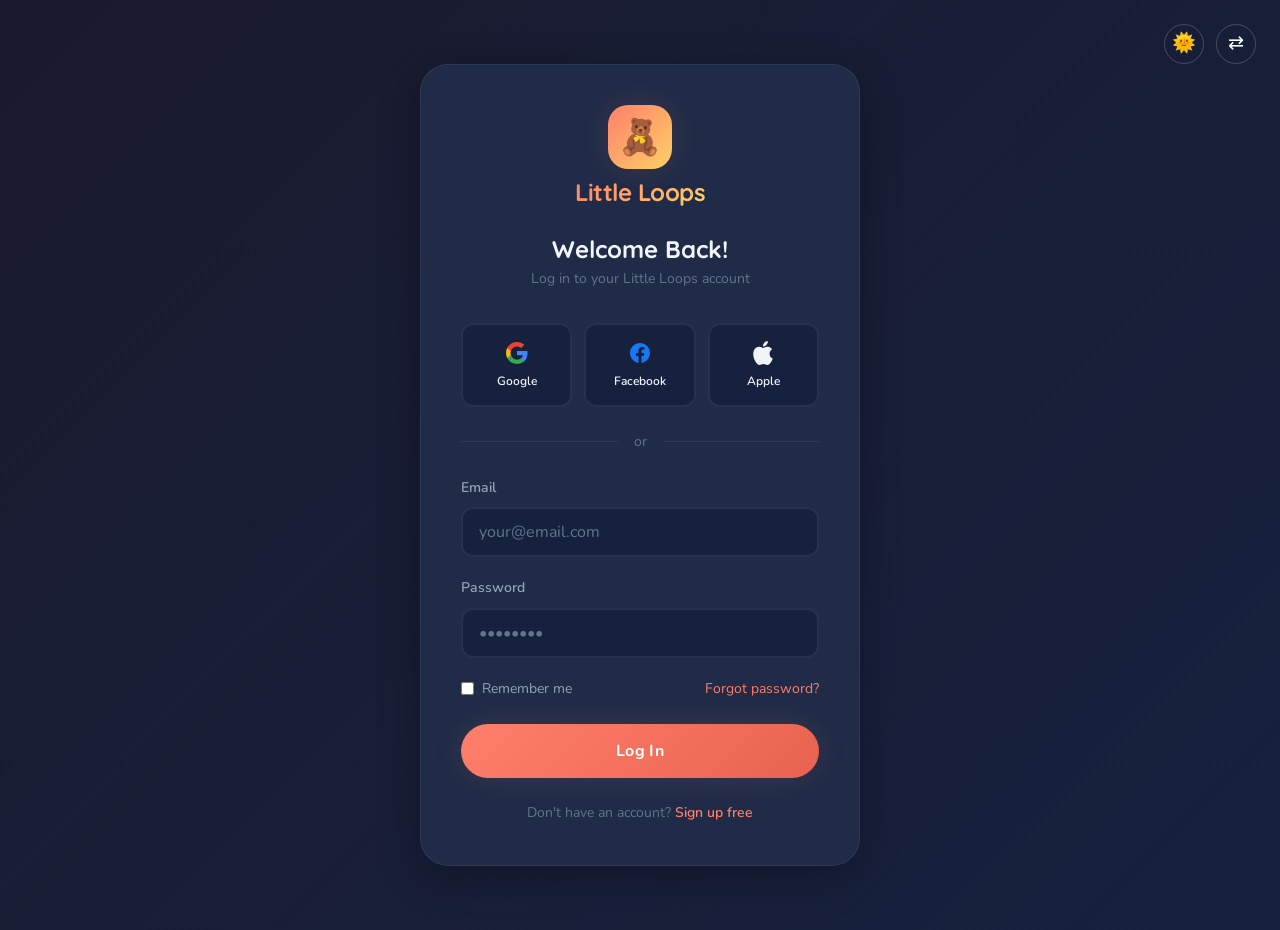
<file: login.html>
<!DOCTYPE html>
<html lang="en">
<head>
  <meta charset="UTF-8">
  <meta name="viewport" content="width=device-width, initial-scale=1.0">
  <title>Login — Little Loops</title>
  <link rel="icon" type="image/png" href="favicon.png">
  <link rel="stylesheet" href="styles.css">
  <link rel="stylesheet" href="nav.css">
  <style>
    .auth-page {
      min-height: 100vh;
      display: flex;
      align-items: center;
      justify-content: center;
      padding: var(--space-16) var(--space-6);
      background: linear-gradient(135deg, var(--bg-primary), var(--bg-secondary));
    }
    .auth-card {
      width: 100%;
      max-width: 440px;
      background: var(--bg-card);
      border: 1px solid var(--border-color);
      border-radius: var(--radius-xl);
      padding: var(--space-10);
      box-shadow: var(--shadow-lg);
    }
    .auth-logo {
      text-align: center;
      margin-bottom: var(--space-8);
    }
    .auth-brand {
      display: flex;
      flex-direction: column;
      align-items: center;
      gap: var(--space-1);
      text-decoration: none;
      margin-bottom: var(--space-6);
      transition: transform var(--transition-base);
    }
    .auth-brand:hover {
      transform: translateY(-2px);
    }
    .auth-brand-name {
      font-family: var(--font-heading);
      font-size: var(--text-2xl);
      font-weight: 800;
      background: linear-gradient(135deg, var(--accent-primary), var(--accent-warm));
      -webkit-background-clip: text;
      -webkit-text-fill-color: transparent;
      background-clip: text;
      letter-spacing: -0.5px;
    }
    .auth-logo-icon {
      width: 64px;
      height: 64px;
      background: linear-gradient(135deg, var(--accent-primary), var(--accent-warm));
      border-radius: var(--radius-lg);
      display: flex;
      align-items: center;
      justify-content: center;
      font-size: 2.2rem;
      margin: 0;
      box-shadow: var(--shadow-glow);
    }
    .auth-logo h2 { font-size: var(--text-2xl); margin-top: var(--space-2); }
    .auth-logo p { font-size: var(--text-sm); color: var(--text-muted); margin-top: var(--space-1); }
    .auth-divider {
      display: flex;
      align-items: center;
      gap: var(--space-4);
      margin: var(--space-6) 0;
      color: var(--text-muted);
      font-size: var(--text-sm);
    }
    .auth-divider::before, .auth-divider::after {
      content: '';
      flex: 1;
      height: 1px;
      background: var(--border-color);
    }
    .social-btn {
      width: 100%;
      padding: var(--space-3) var(--space-4);
      background: var(--bg-secondary);
      border: 2px solid var(--border-color);
      border-radius: var(--radius-md);
      color: var(--text-primary);
      font-weight: 600;
      font-size: var(--text-sm);
      display: flex;
      align-items: center;
      justify-content: center;
      gap: var(--space-3);
      transition: all var(--transition-base);
      margin-bottom: var(--space-3);
    }
    .social-btn:hover {
      border-color: var(--accent-primary);
      background: var(--bg-card-hover);
      transform: translateY(-2px);
    }
    .social-grid {
      display: grid;
      grid-template-columns: repeat(3, 1fr);
      gap: var(--space-3);
      margin-bottom: var(--space-6);
    }
    .social-btn-compact {
      flex-direction: column;
      padding: var(--space-4) var(--space-2);
      font-size: var(--text-xs);
      gap: var(--space-2);
      margin-bottom: 0;
    }
    .social-btn-compact svg {
      width: 24px;
      height: 24px;
    }
    .auth-footer {
      text-align: center;
      margin-top: var(--space-6);
      font-size: var(--text-sm);
      color: var(--text-muted);
    }
    .auth-footer a { color: var(--accent-primary); font-weight: 600; }
    .auth-footer a:hover { text-decoration: underline; }
  </style>
</head>
<body>
  <div class="auth-nav">
    <button id="themeToggleNav" class="nav-icon-btn" title="Toggle Theme">🌞</button>
    <button id="rtlToggleNav" class="nav-icon-btn" title="Toggle RTL">RTL</button>
  </div>
  <div class="auth-page">
    <div class="auth-card">
      <div class="auth-logo">
        <a href="index.html" class="auth-brand">
          <div class="auth-logo-icon">🧸</div>
          <span class="auth-brand-name">Little Loops</span>
        </a>
        <h2>Welcome Back!</h2>
        <p>Log in to your Little Loops account</p>
      </div>
      <div class="social-grid">
        <button class="social-btn social-btn-compact">
          <svg width="20" height="20" viewBox="0 0 24 24"><path d="M22.56 12.25c0-.78-.07-1.53-.2-2.25H12v4.26h5.92a5.06 5.06 0 01-2.2 3.32v2.77h3.57c2.08-1.92 3.28-4.74 3.28-8.1z" fill="#4285F4"/><path d="M12 23c2.97 0 5.46-.98 7.28-2.66l-3.57-2.77c-.98.66-2.23 1.06-3.71 1.06-2.86 0-5.29-1.93-6.16-4.53H2.18v2.84C3.99 20.53 7.7 23 12 23z" fill="#34A853"/><path d="M5.84 14.09c-.22-.66-.35-1.36-.35-2.09s.13-1.43.35-2.09V7.07H2.18C1.43 8.55 1 10.22 1 12s.43 3.45 1.18 4.93l2.85-2.22.81-.62z" fill="#FBBC05"/><path d="M12 5.38c1.62 0 3.06.56 4.21 1.64l3.15-3.15C17.45 2.09 14.97 1 12 1 7.7 1 3.99 3.47 2.18 7.07l3.66 2.84c.87-2.6 3.3-4.53 6.16-4.53z" fill="#EA4335"/></svg>
          Google
        </button>
        <button class="social-btn social-btn-compact">
          <svg width="20" height="20" fill="#1877F2" viewBox="0 0 24 24"><path d="M22 12c0-5.523-4.477-10-10-10S2 6.477 2 12c0 4.991 3.657 9.128 8.438 9.878v-6.987h-2.54V12h2.54V9.797c0-2.506 1.492-3.89 3.777-3.89 1.094 0 2.238.195 2.238.195v2.46h-1.26c-1.243 0-1.63.771-1.63 1.562V12h2.773l-.443 2.89h-2.33v6.988C18.343 21.128 22 16.991 22 12z"/></svg>
          Facebook
        </button>
        <button class="social-btn social-btn-compact">
          <svg width="20" height="20" viewBox="0 0 24 24" fill="currentColor"><path d="M12.152 6.896c-.948 0-2.415-1.078-3.96-1.04-2.04.027-3.91 1.183-4.961 3.014-2.117 3.675-.546 9.103 1.519 12.09 1.013 1.454 2.208 3.09 3.792 3.039 1.52-.065 2.09-.987 3.935-.987 1.831 0 2.35.987 3.96.948 1.637-.026 2.676-1.48 3.676-2.948 1.156-1.688 1.636-3.325 1.662-3.415-.039-.013-3.182-1.221-3.22-4.857-.026-3.04 2.48-4.494 2.597-4.559-1.429-2.09-3.623-2.324-4.39-2.376-2-.156-3.675 1.09-4.61 1.09zM15.53 3.83c.843-1.012 1.4-2.427 1.245-3.83-1.207.052-2.662.805-3.532 1.818-.78.896-1.454 2.338-1.273 3.714 1.338.104 2.715-.688 3.559-1.701z"/></svg>
          Apple
        </button>
      </div>
      <div class="auth-divider">or</div>
      <form onsubmit="alert('Welcome back!'); return false;">
        <div class="form-group"><label class="form-label">Email</label><input type="email" class="form-input" placeholder="your@email.com" required></div>
        <div class="form-group"><label class="form-label">Password</label><input type="password" class="form-input" placeholder="••••••••" required></div>
        <div class="flex justify-between items-center mb-6">
          <label style="display:flex; align-items:center; gap:var(--space-2); font-size:var(--text-sm); color:var(--text-secondary); cursor:pointer;"><input type="checkbox" style="accent-color:var(--accent-primary);"> Remember me</label>
          <a href="#" style="font-size:var(--text-sm); color:var(--accent-primary);">Forgot password?</a>
        </div>
        <button type="submit" class="btn btn-primary btn-lg w-full">Log In</button>
      </form>
      <div class="auth-footer">
        Don't have an account? <a href="signup.html">Sign up free</a>
      </div>
    </div>
  </div>
  <script src="nav.js"></script>
</body>
</html>
</file>
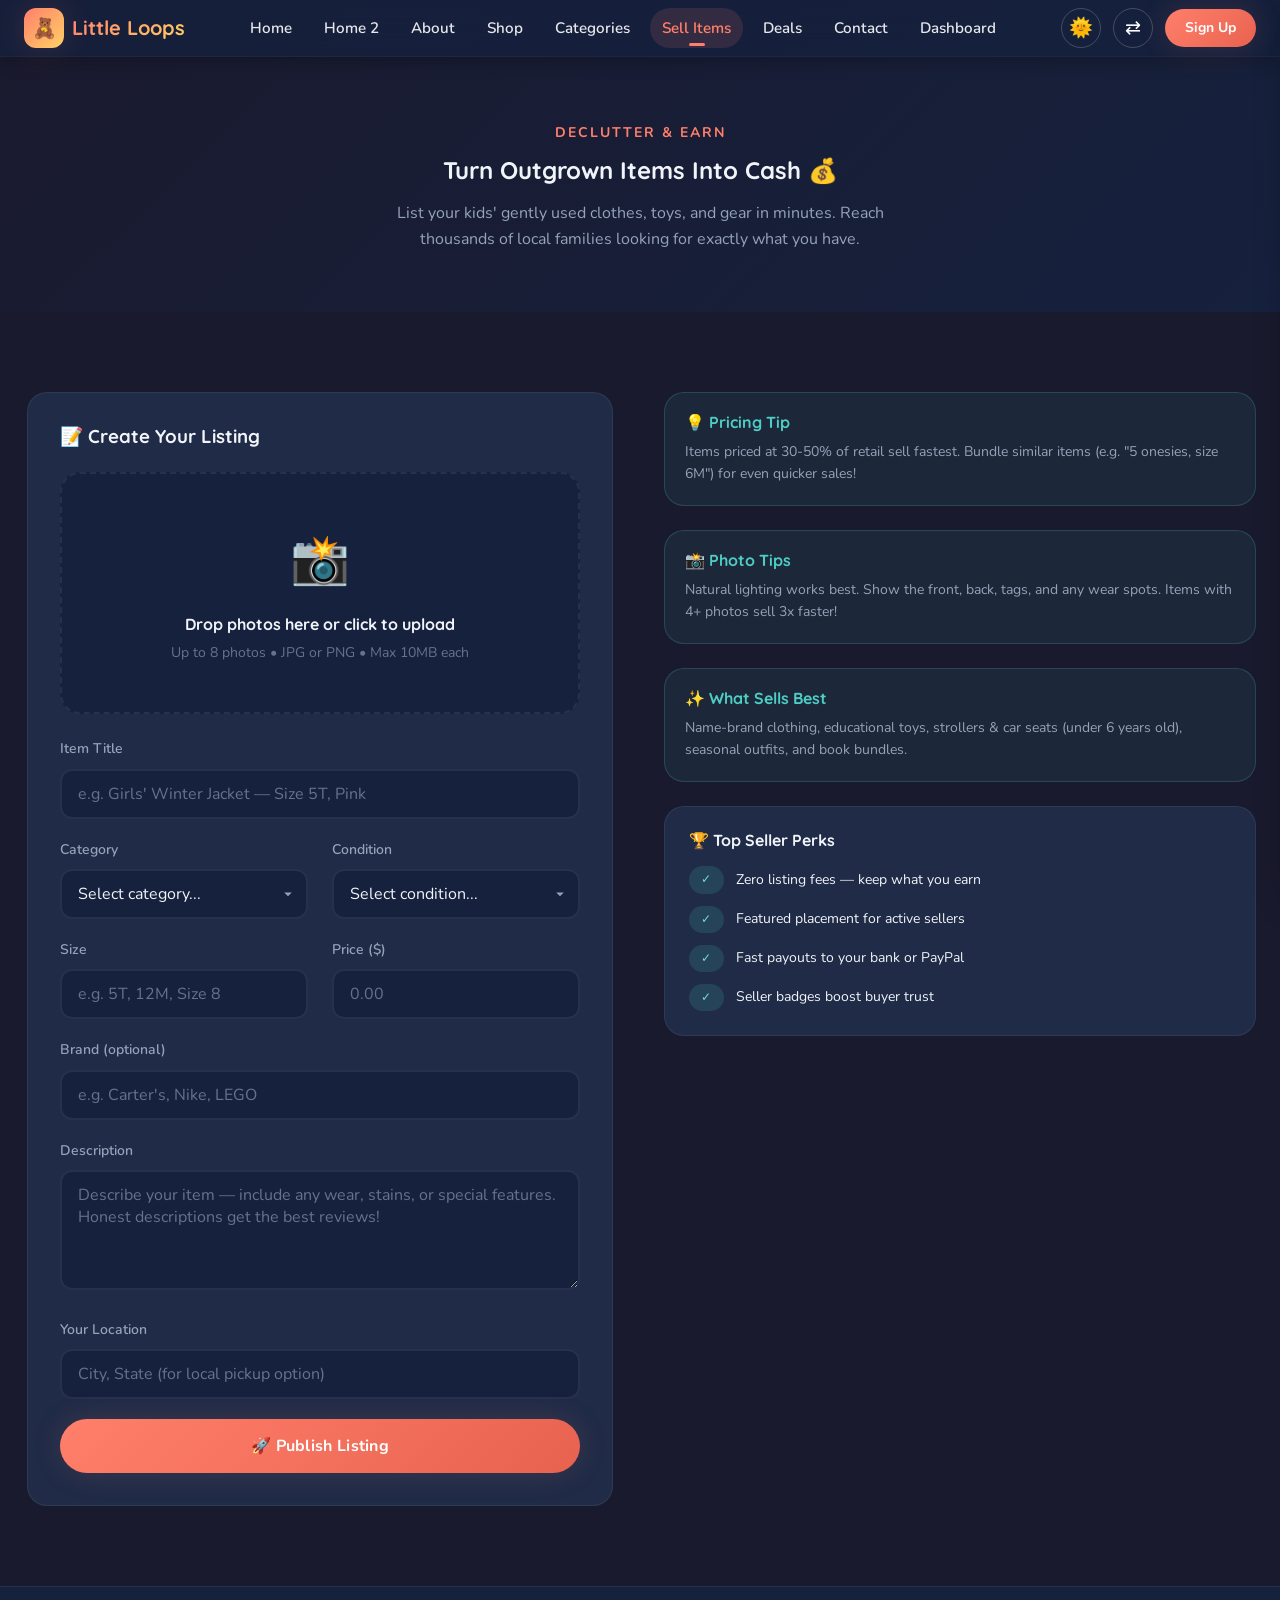
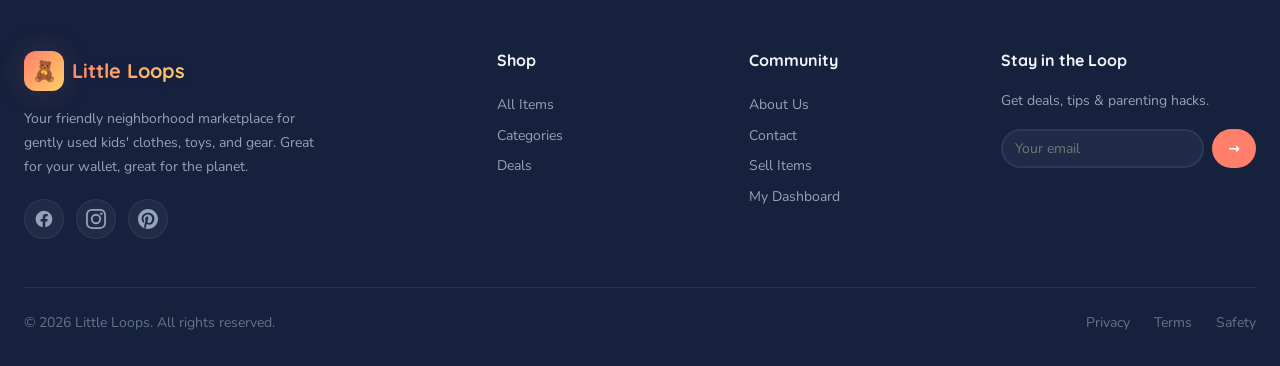
<file: sell.html>
<!DOCTYPE html>
<html lang="en">
<head>
  <meta charset="UTF-8">
  <meta name="viewport" content="width=device-width, initial-scale=1.0">
  <title>Sell Your Kids' Items — Little Loops</title>
  <link rel="icon" type="image/png" href="favicon.png">
  <meta name="description" content="Turn your kids' outgrown clothes, toys, and gear into cash. List items in minutes and reach thousands of local families on Little Loops.">
  <link rel="stylesheet" href="styles.css">
  <link rel="stylesheet" href="nav.css">
  <style>
    .sell-hero { padding: 120px 0 60px; text-align: center; background: linear-gradient(135deg, var(--bg-primary), var(--bg-secondary)); }
    .sell-form-card { max-width: 720px; margin: 0 auto; }
    .photo-upload {
      border: 2px dashed var(--border-color);
      border-radius: var(--radius-lg);
      padding: var(--space-12) var(--space-8);
      text-align: center;
      transition: all var(--transition-base);
      cursor: pointer;
      background: var(--bg-secondary);
    }
    .photo-upload:hover { border-color: var(--accent-primary); background: rgba(255,127,107,0.03); }
    .photo-upload-icon { font-size: 3rem; margin-bottom: var(--space-4); }
    .tip-card { background: rgba(78,205,196,0.08); border: 1px solid rgba(78,205,196,0.2); border-radius: var(--radius-lg); padding: var(--space-5); }
    .tip-card h4 { color: var(--accent-secondary); margin-bottom: var(--space-2); }
    @media (max-width: 768px) {
      .sell-hero h1 { font-size: var(--text-3xl); }
    }
  </style>
</head>
<body>
  <nav class="navbar scrolled" id="navbar">
    <div class="container">
      <a href="index.html" class="nav-logo"><div class="nav-logo-icon">🧸</div><span>Little Loops</span></a>
      <div class="nav-links">
        <a href="index.html" class="nav-link">Home</a>
        <a href="home2.html" class="nav-link">Home 2</a>
        <a href="about.html" class="nav-link">About</a>
        <a href="shop.html" class="nav-link">Shop</a>
        <a href="categories.html" class="nav-link">Categories</a>
        <a href="sell.html" class="nav-link active">Sell Items</a>
        <a href="deals.html" class="nav-link">Deals</a>
        <a href="contact.html" class="nav-link">Contact</a>
        <a href="dashboard.html" class="nav-link">Dashboard</a>
      </div>
      <div class="nav-actions">
        <button id="themeToggleNav" class="nav-icon-btn" title="Toggle Theme">🌞</button>
        <button id="rtlToggleNav" class="nav-icon-btn" title="Toggle RTL">RTL</button>
        <a href="signup.html" class="nav-cta">Sign Up</a>
      </div>
      <div class="hamburger" id="hamburger" aria-label="Menu"><span></span><span></span><span></span></div>
    </div>
  </nav>
  <div class="mobile-nav-overlay" id="mobileOverlay"></div>
  <div class="mobile-nav" id="mobileNav">
    <a href="index.html" class="mobile-nav-link">Home</a>
    <a href="home2.html" class="mobile-nav-link">Home 2</a>
    <a href="about.html" class="mobile-nav-link">About</a>
    <a href="shop.html" class="mobile-nav-link">Shop</a>
    <a href="categories.html" class="mobile-nav-link">Categories</a>
    <a href="sell.html" class="mobile-nav-link active">Sell Items</a>
    <a href="deals.html" class="mobile-nav-link">Deals</a>
    <a href="contact.html" class="mobile-nav-link">Contact</a>
    <a href="dashboard.html" class="mobile-nav-link">Dashboard</a>
    <a href="signup.html" class="mobile-nav-cta">🧸 Sign Up</a>
  </div>

  <section class="sell-hero">
    <div class="container">
      <span class="section-label">Declutter & Earn</span>
      <h1>Turn Outgrown Items Into Cash 💰</h1>
      <p class="text-secondary mt-4" style="max-width:560px; margin:var(--space-4) auto 0;">List your kids' gently used clothes, toys, and gear in minutes. Reach thousands of local families looking for exactly what you have.</p>
    </div>
  </section>

  <section class="section">
    <div class="container">
      <div class="grid grid-2" style="gap:var(--space-12);">
        <div class="sell-form-card">
          <div class="card p-8">
            <h3 class="mb-6">📝 Create Your Listing</h3>
            <form onsubmit="alert('Listing published! 🎉'); return false;">
              <div class="photo-upload mb-6" onclick="this.querySelector('input').click()">
                <input type="file" accept="image/*" multiple hidden>
                <div class="photo-upload-icon">📸</div>
                <h4>Drop photos here or click to upload</h4>
                <p class="text-sm text-muted mt-2">Up to 8 photos • JPG or PNG • Max 10MB each</p>
              </div>
              <div class="form-group"><label class="form-label">Item Title</label><input type="text" class="form-input" placeholder="e.g. Girls' Winter Jacket — Size 5T, Pink" required></div>
              <div class="grid grid-2">
                <div class="form-group"><label class="form-label">Category</label>
                  <select class="form-select" required>
                    <option value="">Select category...</option>
                    <option>👶 Baby Clothing (0–24M)</option>
                    <option>👧 Girls' Clothing (2T–14)</option>
                    <option>👦 Boys' Clothing (2T–14)</option>
                    <option>🧸 Toys & Games</option>
                    <option>🚲 Outdoor & Ride-On</option>
                    <option>📚 Books & Learning</option>
                    <option>🍼 Baby Gear</option>
                    <option>👟 Kids' Shoes</option>
                  </select>
                </div>
                <div class="form-group"><label class="form-label">Condition</label>
                  <select class="form-select" required>
                    <option value="">Select condition...</option>
                    <option>New with Tags</option>
                    <option>Like New</option>
                    <option>Gently Used</option>
                    <option>Good Condition</option>
                    <option>Well Loved</option>
                  </select>
                </div>
              </div>
              <div class="grid grid-2">
                <div class="form-group"><label class="form-label">Size</label><input type="text" class="form-input" placeholder="e.g. 5T, 12M, Size 8"></div>
                <div class="form-group"><label class="form-label">Price ($)</label><input type="number" class="form-input" placeholder="0.00" step="0.01" min="1" required></div>
              </div>
              <div class="form-group"><label class="form-label">Brand (optional)</label><input type="text" class="form-input" placeholder="e.g. Carter's, Nike, LEGO"></div>
              <div class="form-group"><label class="form-label">Description</label><textarea class="form-textarea" placeholder="Describe your item — include any wear, stains, or special features. Honest descriptions get the best reviews!" required></textarea></div>
              <div class="form-group"><label class="form-label">Your Location</label><input type="text" class="form-input" placeholder="City, State (for local pickup option)"></div>
              <button type="submit" class="btn btn-primary btn-lg w-full">🚀 Publish Listing</button>
            </form>
          </div>
        </div>
        <div class="flex flex-col gap-6">
          <div class="tip-card">
            <h4>💡 Pricing Tip</h4>
            <p class="text-sm text-secondary">Items priced at 30-50% of retail sell fastest. Bundle similar items (e.g. "5 onesies, size 6M") for even quicker sales!</p>
          </div>
          <div class="tip-card">
            <h4>📸 Photo Tips</h4>
            <p class="text-sm text-secondary">Natural lighting works best. Show the front, back, tags, and any wear spots. Items with 4+ photos sell 3x faster!</p>
          </div>
          <div class="tip-card">
            <h4>✨ What Sells Best</h4>
            <p class="text-sm text-secondary">Name-brand clothing, educational toys, strollers & car seats (under 6 years old), seasonal outfits, and book bundles.</p>
          </div>
          <div class="card p-6">
            <h4 class="mb-4">🏆 Top Seller Perks</h4>
            <div class="flex flex-col gap-3">
              <div class="flex items-center gap-3"><span class="badge badge-success">✓</span><span class="text-sm">Zero listing fees — keep what you earn</span></div>
              <div class="flex items-center gap-3"><span class="badge badge-success">✓</span><span class="text-sm">Featured placement for active sellers</span></div>
              <div class="flex items-center gap-3"><span class="badge badge-success">✓</span><span class="text-sm">Fast payouts to your bank or PayPal</span></div>
              <div class="flex items-center gap-3"><span class="badge badge-success">✓</span><span class="text-sm">Seller badges boost buyer trust</span></div>
            </div>
          </div>
        </div>
      </div>
    </div>
  </section>

  <footer class="footer">
    <div class="container">
      <div class="footer-grid">
        <div class="footer-brand">
          <a href="index.html" class="nav-logo"><div class="nav-logo-icon">🧸</div><span>Little Loops</span></a>
          <p>Your friendly neighborhood marketplace for gently used kids' clothes, toys, and gear. Great for your wallet, great for the planet.</p>
          <div class="footer-social">
            <a href="#" aria-label="Facebook"><svg width="20" height="20" fill="currentColor" viewBox="0 0 24 24"><path d="M22 12c0-5.523-4.477-10-10-10S2 6.477 2 12c0 4.991 3.657 9.128 8.438 9.878v-6.987h-2.54V12h2.54V9.797c0-2.506 1.492-3.89 3.777-3.89 1.094 0 2.238.195 2.238.195v2.46h-1.26c-1.243 0-1.63.771-1.63 1.562V12h2.773l-.443 2.89h-2.33v6.988C18.343 21.128 22 16.991 22 12z"/></svg></a>
            <a href="#" aria-label="Instagram"><svg width="20" height="20" fill="currentColor" viewBox="0 0 24 24"><path d="M12 2.163c3.204 0 3.584.012 4.85.07 3.252.148 4.771 1.691 4.919 4.919.058 1.265.069 1.645.069 4.849 0 3.205-.012 3.584-.069 4.849-.149 3.225-1.664 4.771-4.919 4.919-1.266.058-1.644.07-4.85.07-3.204 0-3.584-.012-4.849-.07-3.26-.149-4.771-1.699-4.919-4.92-.058-1.265-.07-1.644-.07-4.849 0-3.204.013-3.583.07-4.849.149-3.227 1.664-4.771 4.919-4.919 1.266-.057 1.645-.069 4.849-.069zM12 0C8.741 0 8.333.014 7.053.072 2.695.272.273 2.69.073 7.052.014 8.333 0 8.741 0 12c0 3.259.014 3.668.072 4.948.2 4.358 2.618 6.78 6.98 6.98C8.333 23.986 8.741 24 12 24c3.259 0 3.668-.014 4.948-.072 4.354-.2 6.782-2.618 6.979-6.98.059-1.28.073-1.689.073-4.948 0-3.259-.014-3.667-.072-4.947-.196-4.354-2.617-6.78-6.979-6.98C15.668.014 15.259 0 12 0zm0 5.838a6.162 6.162 0 100 12.324 6.162 6.162 0 000-12.324zM12 16a4 4 0 110-8 4 4 0 010 8zm6.406-11.845a1.44 1.44 0 100 2.881 1.44 1.44 0 000-2.881z"/></svg></a>
            <a href="#" aria-label="Pinterest"><svg width="20" height="20" fill="currentColor" viewBox="0 0 24 24"><path d="M12 0C5.373 0 0 5.372 0 12c0 5.084 3.163 9.426 7.627 11.174-.105-.949-.2-2.405.042-3.441.218-.937 1.407-5.965 1.407-5.965s-.359-.719-.359-1.782c0-1.668.967-2.914 2.171-2.914 1.023 0 1.518.769 1.518 1.69 0 1.029-.655 2.568-.994 3.995-.283 1.194.599 2.169 1.777 2.169 2.133 0 3.772-2.249 3.772-5.495 0-2.873-2.064-4.882-5.012-4.882-3.414 0-5.418 2.561-5.418 5.207 0 1.031.397 2.138.893 2.738a.36.36 0 01.083.345l-.333 1.36c-.053.22-.174.267-.402.161-1.499-.698-2.436-2.889-2.436-4.649 0-3.785 2.75-7.262 7.929-7.262 4.163 0 7.398 2.967 7.398 6.931 0 4.136-2.607 7.464-6.227 7.464-1.216 0-2.359-.631-2.75-1.378l-.748 2.853c-.271 1.043-1.002 2.35-1.492 3.146C9.57 23.812 10.763 24 12 24c6.627 0 12-5.373 12-12 0-6.628-5.373-12-12-12z"/></svg></a>
          </div>
        </div>
        <div>
          <h4 class="footer-heading">Shop</h4>
          <a href="shop.html" class="footer-link">All Items</a>
          <a href="categories.html" class="footer-link">Categories</a>
          <a href="deals.html" class="footer-link">Deals</a>
        </div>
        <div>
          <h4 class="footer-heading">Community</h4>
          <a href="about.html" class="footer-link">About Us</a>
          <a href="contact.html" class="footer-link">Contact</a>
          <a href="sell.html" class="footer-link">Sell Items</a>
          <a href="dashboard.html" class="footer-link">My Dashboard</a>
        </div>
        <div>
          <h4 class="footer-heading">Stay in the Loop</h4>
          <p style="font-size: var(--text-sm); color: var(--text-secondary); margin-bottom: var(--space-4);">Get deals, tips & parenting hacks.</p>
          <div class="footer-newsletter">
            <form class="footer-newsletter-form" onsubmit="event.preventDefault();">
              <input type="email" placeholder="Your email" aria-label="Email">
              <button type="submit">→</button>
            </form>
          </div>
        </div>
      </div>
      <div class="footer-bottom">
        <span>© 2026 Little Loops. All rights reserved.</span>
        <div class="footer-bottom-links">
          <a href="#">Privacy</a>
          <a href="#">Terms</a>
          <a href="#">Safety</a>
        </div>
      </div>
    </div>
  </footer>
  <script src="nav.js"></script>
</body>
</html>
</file>
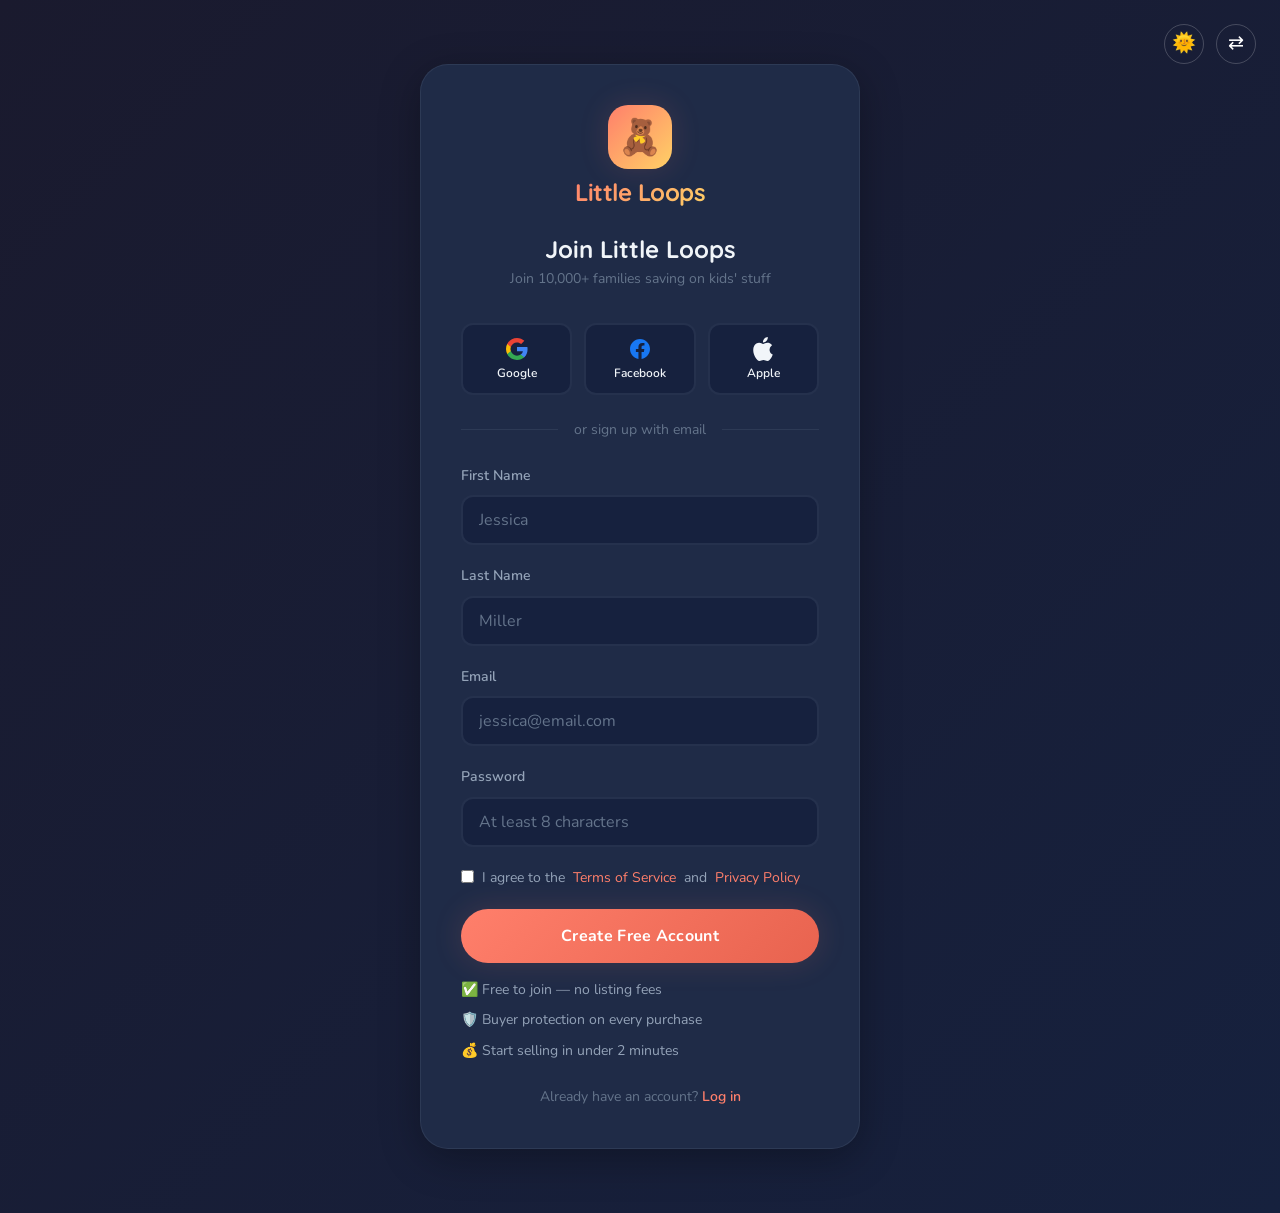
<file: signup.html>
<!DOCTYPE html>
<html lang="en">
<head>
  <meta charset="UTF-8">
  <meta name="viewport" content="width=device-width, initial-scale=1.0">
  <title>Sign Up — Little Loops</title>
  <link rel="icon" type="image/png" href="favicon.png">
  <link rel="stylesheet" href="styles.css">
  <link rel="stylesheet" href="nav.css">
  <style>
    .auth-page {
      min-height: 100vh;
      display: flex;
      align-items: center;
      justify-content: center;
      padding: var(--space-16) var(--space-6);
      background: linear-gradient(135deg, var(--bg-primary), var(--bg-secondary));
    }
    .auth-card {
      width: 100%;
      max-width: 440px;
      background: var(--bg-card);
      border: 1px solid var(--border-color);
      border-radius: var(--radius-xl);
      padding: var(--space-10);
      box-shadow: var(--shadow-lg);
    }
    .auth-logo { text-align: center; margin-bottom: var(--space-8); }
    .auth-brand {
      display: flex;
      flex-direction: column;
      align-items: center;
      gap: var(--space-1);
      text-decoration: none;
      margin-bottom: var(--space-6);
      transition: transform var(--transition-base);
    }
    .auth-brand:hover {
      transform: translateY(-2px);
    }
    .auth-brand-name {
      font-family: var(--font-heading);
      font-size: var(--text-2xl);
      font-weight: 800;
      background: linear-gradient(135deg, var(--accent-primary), var(--accent-warm));
      -webkit-background-clip: text;
      -webkit-text-fill-color: transparent;
      background-clip: text;
      letter-spacing: -0.5px;
    }
    .auth-logo-icon {
      width: 64px; height: 64px;
      background: linear-gradient(135deg, var(--accent-primary), var(--accent-warm));
      border-radius: var(--radius-lg);
      display: flex; align-items: center; justify-content: center;
      font-size: 2.2rem; margin: 0;
      box-shadow: var(--shadow-glow);
    }
    .auth-logo h2 { font-size: var(--text-2xl); margin-top: var(--space-2); }
    .auth-logo p { font-size: var(--text-sm); color: var(--text-muted); margin-top: var(--space-1); }
    .auth-divider {
      display: flex; align-items: center; gap: var(--space-4); margin: var(--space-6) 0;
      color: var(--text-muted); font-size: var(--text-sm);
    }
    .auth-divider::before, .auth-divider::after { content: ''; flex: 1; height: 1px; background: var(--border-color); }
    .social-btn {
      width: 100%; padding: var(--space-3) var(--space-4);
      background: var(--bg-secondary); border: 2px solid var(--border-color);
      border-radius: var(--radius-md); color: var(--text-primary);
      font-weight: 600; font-size: var(--text-sm);
      display: flex; align-items: center; justify-content: center; gap: var(--space-3);
      transition: all var(--transition-base); margin-bottom: var(--space-3);
    }
    .social-btn:hover {
      border-color: var(--accent-primary);
      background: var(--bg-card-hover);
      transform: translateY(-2px);
    }
    .social-grid {
      display: grid;
      grid-template-columns: repeat(3, 1fr);
      gap: var(--space-3);
      margin-bottom: var(--space-6);
    }
    .social-btn-compact {
      flex-direction: column;
      padding: var(--space-3) var(--space-2);
      font-size: var(--text-xs);
      gap: var(--space-1);
      margin-bottom: 0;
    }
    .social-btn-compact svg {
      width: 24px;
      height: 24px;
    }
    .auth-footer { text-align: center; margin-top: var(--space-6); font-size: var(--text-sm); color: var(--text-muted); }
    .auth-footer a { color: var(--accent-primary); font-weight: 600; }
    .auth-footer a:hover { text-decoration: underline; }
    .perk-list { margin-top: var(--space-4); }
    .perk-list li { display: flex; align-items: center; gap: var(--space-2); font-size: var(--text-sm); color: var(--text-secondary); margin-bottom: var(--space-2); }
  </style>
</head>
<body>
  <div class="auth-nav">
    <button id="themeToggleNav" class="nav-icon-btn" title="Toggle Theme">🌞</button>
    <button id="rtlToggleNav" class="nav-icon-btn" title="Toggle RTL">RTL</button>
  </div>
  <div class="auth-page">
    <div class="auth-card">
      <div class="auth-logo">
        <a href="index.html" class="auth-brand">
          <div class="auth-logo-icon">🧸</div>
          <span class="auth-brand-name">Little Loops</span>
        </a>
        <h2>Join Little Loops</h2>
        <p>Join 10,000+ families saving on kids' stuff</p>
      </div>
      <div class="social-grid">
        <button class="social-btn social-btn-compact">
          <svg width="20" height="20" viewBox="0 0 24 24"><path d="M22.56 12.25c0-.78-.07-1.53-.2-2.25H12v4.26h5.92a5.06 5.06 0 01-2.2 3.32v2.77h3.57c2.08-1.92 3.28-4.74 3.28-8.1z" fill="#4285F4"/><path d="M12 23c2.97 0 5.46-.98 7.28-2.66l-3.57-2.77c-.98.66-2.23 1.06-3.71 1.06-2.86 0-5.29-1.93-6.16-4.53H2.18v2.84C3.99 20.53 7.7 23 12 23z" fill="#34A853"/><path d="M5.84 14.09c-.22-.66-.35-1.36-.35-2.09s.13-1.43.35-2.09V7.07H2.18C1.43 8.55 1 10.22 1 12s.43 3.45 1.18 4.93l2.85-2.22.81-.62z" fill="#FBBC05"/><path d="M12 5.38c1.62 0 3.06.56 4.21 1.64l3.15-3.15C17.45 2.09 14.97 1 12 1 7.7 1 3.99 3.47 2.18 7.07l3.66 2.84c.87-2.6 3.3-4.53 6.16-4.53z" fill="#EA4335"/></svg>
          Google
        </button>
        <button class="social-btn social-btn-compact">
          <svg width="20" height="20" fill="#1877F2" viewBox="0 0 24 24"><path d="M22 12c0-5.523-4.477-10-10-10S2 6.477 2 12c0 4.991 3.657 9.128 8.438 9.878v-6.987h-2.54V12h2.54V9.797c0-2.506 1.492-3.89 3.777-3.89 1.094 0 2.238.195 2.238.195v2.46h-1.26c-1.243 0-1.63.771-1.63 1.562V12h2.773l-.443 2.89h-2.33v6.988C18.343 21.128 22 16.991 22 12z"/></svg>
          Facebook
        </button>
        <button class="social-btn social-btn-compact">
          <svg width="20" height="20" viewBox="0 0 24 24" fill="currentColor"><path d="M12.152 6.896c-.948 0-2.415-1.078-3.96-1.04-2.04.027-3.91 1.183-4.961 3.014-2.117 3.675-.546 9.103 1.519 12.09 1.013 1.454 2.208 3.09 3.792 3.039 1.52-.065 2.09-.987 3.935-.987 1.831 0 2.35.987 3.96.948 1.637-.026 2.676-1.48 3.676-2.948 1.156-1.688 1.636-3.325 1.662-3.415-.039-.013-3.182-1.221-3.22-4.857-.026-3.04 2.48-4.494 2.597-4.559-1.429-2.09-3.623-2.324-4.39-2.376-2-.156-3.675 1.09-4.61 1.09zM15.53 3.83c.843-1.012 1.4-2.427 1.245-3.83-1.207.052-2.662.805-3.532 1.818-.78.896-1.454 2.338-1.273 3.714 1.338.104 2.715-.688 3.559-1.701z"/></svg>
          Apple
        </button>
      </div>
      <div class="auth-divider">or sign up with email</div>
      <form onsubmit="alert('Welcome to Little Loops! 🎉'); return false;">
        <div class="form-group"><label class="form-label">First Name</label><input type="text" class="form-input" placeholder="Jessica" required></div>
        <div class="form-group"><label class="form-label">Last Name</label><input type="text" class="form-input" placeholder="Miller" required></div>
        <div class="form-group"><label class="form-label">Email</label><input type="email" class="form-input" placeholder="jessica@email.com" required></div>
        <div class="form-group"><label class="form-label">Password</label><input type="password" class="form-input" placeholder="At least 8 characters" required></div>
        <div class="form-group">
          <label style="display:flex; align-items:flex-start; gap:var(--space-2); font-size:var(--text-sm); color:var(--text-secondary); cursor:pointer;">
            <input type="checkbox" style="accent-color:var(--accent-primary); margin-top:3px;" required>
            I agree to the <a href="#" style="color:var(--accent-primary);">Terms of Service</a> and <a href="#" style="color:var(--accent-primary);">Privacy Policy</a>
          </label>
        </div>
        <button type="submit" class="btn btn-primary btn-lg w-full">Create Free Account</button>
      </form>
      <ul class="perk-list">
        <li>✅ Free to join — no listing fees</li>
        <li>🛡️ Buyer protection on every purchase</li>
        <li>💰 Start selling in under 2 minutes</li>
      </ul>
      <div class="auth-footer">Already have an account? <a href="login.html">Log in</a></div>
    </div>
  </div>
  <script src="nav.js"></script>
</body>
</html>
</file>
<file: styles.css>
/* ============================================
   LITTLE LOOPS — Children's Consignment
   Global Design System
   ============================================ */

@import url('https://fonts.googleapis.com/css2?family=Nunito:wght@400;500;600;700;800;900&family=Quicksand:wght@400;500;600;700&display=swap');

/* ---------- CSS Variables ---------- */
:root {
  /* Colors — Warm Kids Theme */
  --bg-primary: #1a1a2e;
  --bg-secondary: #16213e;
  --bg-card: #1f2b47;
  --bg-card-hover: #263352;
  --bg-glass: rgba(22, 33, 62, 0.8);
  --bg-glass-light: rgba(31, 43, 71, 0.6);

  --accent-primary: #FF7F6B;
  --accent-primary-light: #FF9A8B;
  --accent-primary-dark: #E8634F;
  --accent-secondary: #4ECDC4;
  --accent-secondary-light: #72DDD6;
  --accent-secondary-dark: #3BB8B0;
  --accent-tertiary: #A78BFA;
  --accent-tertiary-light: #C4B1FC;
  --accent-warm: #FFD166;
  --accent-warm-light: #FFDC85;
  --accent-pink: #F9A8D4;

  --text-primary: #f1f5f9;
  --text-secondary: #94a3b8;
  --text-muted: #64748b;
  --text-inverse: #1a1a2e;

  --border-color: rgba(148, 163, 184, 0.12);
  --border-light: rgba(148, 163, 184, 0.06);

  --danger: #ef4444;
  --success: #4ECDC4;
  --warning: #FFD166;
  --info: #60a5fa;

  /* Shadows */
  --shadow-sm: 0 1px 3px rgba(0,0,0,0.2);
  --shadow-md: 0 4px 16px rgba(0,0,0,0.25);
  --shadow-lg: 0 10px 40px rgba(0,0,0,0.3);
  --shadow-glow: 0 0 30px rgba(255,127,107,0.15);
  --shadow-glow-mint: 0 0 30px rgba(78,205,196,0.15);

  /* Typography */
  --font-body: 'Nunito', system-ui, sans-serif;
  --font-heading: 'Quicksand', 'Nunito', sans-serif;

  --text-xs: 0.75rem;
  --text-sm: 0.875rem;
  --text-base: 1rem;
  --text-lg: 1.125rem;
  --text-xl: 1.25rem;
  --text-2xl: 1.5rem;
  --text-3xl: 1.875rem;
  --text-4xl: 2.25rem;
  --text-5xl: 3rem;
  --text-6xl: 3.75rem;

  /* Spacing */
  --space-1: 0.25rem;
  --space-2: 0.5rem;
  --space-3: 0.75rem;
  --space-4: 1rem;
  --space-5: 1.25rem;
  --space-6: 1.5rem;
  --space-8: 2rem;
  --space-10: 2.5rem;
  --space-12: 3rem;
  --space-16: 4rem;
  --space-20: 5rem;
  --space-24: 6rem;

  /* Layout */
  --container-max: 1280px;
  --container-sm: 960px;
  --radius-sm: 8px;
  --radius-md: 12px;
  --radius-lg: 20px;
  --radius-xl: 28px;
  --radius-full: 9999px;

  /* Transitions */
  --transition-fast: 0.15s ease;
  --transition-base: 0.3s ease;
  --transition-slow: 0.5s ease;
  --transition-spring: 0.4s cubic-bezier(0.34, 1.56, 0.64, 1);
}

/* ---------- Reset ---------- */
*, *::before, *::after { box-sizing: border-box; margin: 0; padding: 0; }

html {
  scroll-behavior: smooth;
  -webkit-font-smoothing: antialiased;
  -moz-osx-font-smoothing: grayscale;
  overflow-x: hidden;
}

body {
  font-family: var(--font-body);
  font-size: var(--text-base);
  color: var(--text-primary);
  background: var(--bg-primary);
  line-height: 1.6;
  min-height: 100vh;
  overflow-x: hidden;
  width: 100%;
}

a { color: inherit; text-decoration: none; }
img { max-width: 100%; height: auto; display: block; }
ul, ol { list-style: none; }
button { font-family: inherit; cursor: pointer; border: none; background: none; }
input, select, textarea { font-family: inherit; font-size: inherit; }

h1, h2, h3, h4, h5, h6 {
  font-family: var(--font-heading);
  font-weight: 700;
  line-height: 1.2;
  color: var(--text-primary);
}

/* ---------- Container ---------- */
.container {
  width: 100%;
  max-width: var(--container-max);
  margin: 0 auto;
  padding: 0 var(--space-6);
}
.container-sm {
  max-width: var(--container-sm);
  margin: 0 auto;
  padding: 0 var(--space-6);
}

/* ---------- Section ---------- */
.section {
  padding: var(--space-20) 0;
}
.section-header {
  text-align: center;
  margin-bottom: var(--space-12);
}
.section-header h2 {
  font-size: var(--text-4xl);
  margin-bottom: var(--space-3);
  background: linear-gradient(135deg, var(--text-primary), var(--accent-primary-light));
  -webkit-background-clip: text;
  -webkit-text-fill-color: transparent;
  background-clip: text;
}
.section-header p {
  color: var(--text-secondary);
  font-size: var(--text-lg);
  max-width: 600px;
  margin: 0 auto;
}
.section-label {
  display: inline-block;
  font-size: var(--text-sm);
  font-weight: 700;
  color: var(--accent-primary);
  text-transform: uppercase;
  letter-spacing: 2px;
  margin-bottom: var(--space-3);
}

/* ---------- Buttons ---------- */
.btn {
  display: inline-flex;
  align-items: center;
  justify-content: center;
  gap: var(--space-2);
  padding: var(--space-3) var(--space-6);
  font-size: var(--text-sm);
  font-weight: 700;
  border-radius: var(--radius-full);
  transition: all var(--transition-base);
  white-space: nowrap;
  position: relative;
  overflow: hidden;
  letter-spacing: 0.3px;
}
.btn::after {
  content: '';
  position: absolute;
  inset: 0;
  background: linear-gradient(135deg, rgba(255,255,255,0.2), transparent);
  opacity: 0;
  transition: opacity var(--transition-base);
}
.btn:hover::after { opacity: 1; }

.btn-primary {
  background: linear-gradient(135deg, var(--accent-primary), var(--accent-primary-dark));
  color: #fff;
  box-shadow: var(--shadow-glow);
}
.btn-primary:hover {
  transform: translateY(-3px);
  box-shadow: 0 0 40px rgba(255,127,107,0.35);
}

.btn-secondary {
  background: linear-gradient(135deg, var(--accent-secondary), var(--accent-secondary-dark));
  color: var(--text-inverse);
  box-shadow: var(--shadow-glow-mint);
}
.btn-secondary:hover {
  transform: translateY(-3px);
  box-shadow: 0 0 40px rgba(78,205,196,0.35);
}

.btn-outline {
  border: 2px solid var(--accent-primary);
  color: var(--accent-primary);
  background: transparent;
}
.btn-outline:hover {
  background: var(--accent-primary);
  color: #fff;
  transform: translateY(-3px);
}

.btn-ghost {
  color: var(--text-secondary);
  padding: var(--space-2) var(--space-4);
}
.btn-ghost:hover { color: var(--accent-primary); }

.btn-lg {
  padding: var(--space-4) var(--space-8);
  font-size: var(--text-base);
  border-radius: var(--radius-full);
}

.btn-icon {
  width: 44px;
  height: 44px;
  padding: 0;
  border-radius: var(--radius-full);
  display: inline-flex;
  align-items: center;
  justify-content: center;
}

/* ---------- Cards ---------- */
.card {
  background: var(--bg-card);
  border: 1px solid var(--border-color);
  border-radius: var(--radius-lg);
  overflow: hidden;
  transition: all var(--transition-base);
}
.card:hover {
  transform: translateY(-4px);
  border-color: rgba(255,127,107,0.25);
  box-shadow: var(--shadow-lg);
}
.card-body { padding: var(--space-5); }
.card-img {
  width: 100%;
  height: 220px;
  object-fit: cover;
}

/* ---------- Product Cards ---------- */
.product-card {
  background: var(--bg-card);
  border: 1px solid var(--border-color);
  border-radius: var(--radius-lg);
  overflow: hidden;
  transition: all var(--transition-base);
}
.product-card:hover {
  transform: translateY(-6px);
  border-color: rgba(255,127,107,0.3);
  box-shadow: var(--shadow-lg);
}
.product-img {
  position: relative;
  height: 200px;
  background: var(--bg-secondary);
  overflow: hidden;
}
.product-img img {
  width: 100%;
  height: 100%;
  object-fit: cover;
  transition: transform var(--transition-slow);
}
.product-card:hover .product-img img { transform: scale(1.05); }
.product-badge {
  position: absolute;
  top: var(--space-3);
  left: var(--space-3);
}
.product-wishlist {
  position: absolute;
  top: var(--space-3);
  right: var(--space-3);
  width: 36px;
  height: 36px;
  background: rgba(26,26,46,0.6);
  backdrop-filter: blur(8px);
  border-radius: var(--radius-full);
  display: flex;
  align-items: center;
  justify-content: center;
  color: var(--text-secondary);
  font-size: var(--text-lg);
  cursor: pointer;
  transition: all var(--transition-base);
}
.product-wishlist:hover { color: var(--accent-pink); background: rgba(249,168,212,0.15); }
.product-info { padding: var(--space-4); }
.product-category { font-size: var(--text-xs); color: var(--accent-primary); font-weight: 700; text-transform: uppercase; letter-spacing: 1px; }
.product-title {
  font-size: var(--text-base);
  font-weight: 600;
  margin: var(--space-1) 0 var(--space-2);
  display: -webkit-box;
  -webkit-line-clamp: 2;
  line-clamp: 2;
  -webkit-box-orient: vertical;
  overflow: hidden;
}
.product-meta {
  display: flex;
  align-items: center;
  justify-content: space-between;
}
.product-price {
  font-size: var(--text-xl);
  font-weight: 800;
  color: var(--accent-primary);
}
.product-price .old {
  font-size: var(--text-sm);
  color: var(--text-muted);
  text-decoration: line-through;
  font-weight: 400;
  margin-left: var(--space-2);
}
.product-seller {
  display: flex;
  align-items: center;
  gap: var(--space-2);
  font-size: var(--text-xs);
  color: var(--text-secondary);
  margin-top: var(--space-3);
  padding-top: var(--space-3);
  border-top: 1px solid var(--border-light);
}

/* ---------- Badges ---------- */
.badge {
  display: inline-flex;
  align-items: center;
  gap: var(--space-1);
  padding: var(--space-1) var(--space-3);
  font-size: var(--text-xs);
  font-weight: 700;
  border-radius: var(--radius-full);
  text-transform: uppercase;
  letter-spacing: 0.5px;
}
.badge-success { background: rgba(78,205,196,0.15); color: var(--accent-secondary-light); }
.badge-warning { background: rgba(255,209,102,0.15); color: var(--accent-warm); }
.badge-danger { background: rgba(239,68,68,0.15); color: #f87171; }
.badge-info { background: rgba(96,165,250,0.15); color: #60a5fa; }
.badge-purple { background: rgba(167,139,250,0.15); color: var(--accent-tertiary-light); }
.badge-pink { background: rgba(249,168,212,0.15); color: var(--accent-pink); }
.badge-coral { background: rgba(255,127,107,0.15); color: var(--accent-primary-light); }

/* ---------- Forms ---------- */
.form-group {
  margin-bottom: var(--space-5);
}
.form-label {
  display: block;
  font-size: var(--text-sm);
  font-weight: 600;
  color: var(--text-secondary);
  margin-bottom: var(--space-2);
}
.form-input,
.form-select,
.form-textarea {
  width: 100%;
  padding: var(--space-3) var(--space-4);
  background: var(--bg-secondary);
  border: 2px solid var(--border-color);
  border-radius: var(--radius-md);
  color: var(--text-primary);
  transition: border-color var(--transition-fast), box-shadow var(--transition-fast);
  outline: none;
}
.form-input:focus,
.form-select:focus,
.form-textarea:focus {
  border-color: var(--accent-primary);
  box-shadow: 0 0 0 4px rgba(255,127,107,0.1);
}
.form-input::placeholder,
.form-textarea::placeholder {
  color: var(--text-muted);
}
.form-textarea {
  resize: vertical;
  min-height: 120px;
}
.form-select {
  appearance: none;
  background-image: url("data:image/svg+xml,%3Csvg xmlns='http://www.w3.org/2000/svg' width='12' height='12' fill='%2394a3b8' viewBox='0 0 16 16'%3E%3Cpath d='M8 11L3 6h10z'/%3E%3C/svg%3E");
  background-repeat: no-repeat;
  background-position: right 12px center;
  padding-right: 36px;
}

/* ---------- Grids ---------- */
.grid { display: grid; gap: var(--space-6); }
.grid-2 { grid-template-columns: repeat(2, 1fr); }
.grid-3 { grid-template-columns: repeat(3, 1fr); }
.grid-4 { grid-template-columns: repeat(4, 1fr); }
.grid-6 { grid-template-columns: repeat(6, 1fr); }

@media (max-width: 992px) {
  .grid-3 { grid-template-columns: repeat(2, 1fr); }
  .grid-4 { grid-template-columns: repeat(2, 1fr); }
  .grid-6 { grid-template-columns: repeat(3, 1fr); }
}
@media (max-width: 768px) {
  .grid-2, .grid-3, .grid-4, .grid-6 { grid-template-columns: 1fr; }
  .section { padding: var(--space-12) 0; }
  .section-header h2 { font-size: var(--text-3xl); }
  
  /* Stacking buttons on mobile */
  .cta-banner-actions { flex-direction: column !important; align-items: stretch !important; gap: var(--space-4) !important; }
  .cta-banner-actions .btn { width: 100% !important; padding: var(--space-4) var(--space-6) !important; }
}
@media (max-width: 640px) {
  .grid-3 { grid-template-columns: 1fr; }
}
@media (max-width: 480px) {
  .grid-2, .grid-3, .grid-4, .grid-6 { grid-template-columns: 1fr; }
}

.benefit-grid {
  display: grid;
  grid-template-columns: repeat(4, 1fr);
  gap: var(--space-6);
  margin-top: var(--space-10);
}

@media (max-width: 992px) {
  .benefit-grid { grid-template-columns: repeat(2, 1fr); }
}

@media (max-width: 576px) {
  .benefit-grid { grid-template-columns: 1fr; }
}

/* ---------- Flex Utilities ---------- */
.flex { display: flex; }
.flex-col { flex-direction: column; }
.flex-wrap { flex-wrap: wrap; }
.items-center { align-items: center; }
.justify-center { justify-content: center; }
.justify-between { justify-content: space-between; }
.gap-2 { gap: var(--space-2); }
.gap-3 { gap: var(--space-3); }
.gap-4 { gap: var(--space-4); }
.gap-6 { gap: var(--space-6); }
.gap-8 { gap: var(--space-8); }

/* ---------- Text Utilities ---------- */
.text-center { text-align: center; }
.text-sm { font-size: var(--text-sm); }
.text-lg { font-size: var(--text-lg); }
.text-muted { color: var(--text-muted); }
.text-secondary { color: var(--text-secondary); }
.text-accent { color: var(--accent-primary); }
.text-mint { color: var(--accent-secondary); }
.font-bold { font-weight: 700; }
.font-semibold { font-weight: 600; }

/* ---------- Spacing Utilities ---------- */
.mt-2 { margin-top: var(--space-2); }
.mt-4 { margin-top: var(--space-4); }
.mt-6 { margin-top: var(--space-6); }
.mt-8 { margin-top: var(--space-8); }
.mt-10 { margin-top: var(--space-10); }
.mt-12 { margin-top: var(--space-12); }
.mb-2 { margin-bottom: var(--space-2); }
.mb-4 { margin-bottom: var(--space-4); }
.mb-6 { margin-bottom: var(--space-6); }
.mb-8 { margin-bottom: var(--space-8); }
.p-4 { padding: var(--space-4); }
.p-5 { padding: var(--space-5); }
.p-6 { padding: var(--space-6); }
.p-8 { padding: var(--space-8); }
.p-10 { padding: var(--space-10); }

/* ---------- Animations ---------- */
@keyframes fadeIn {
  from { opacity: 0; }
  to { opacity: 1; }
}
@keyframes fadeInUp {
  from { opacity: 0; transform: translateY(30px); }
  to { opacity: 1; transform: translateY(0); }
}
@keyframes fadeInDown {
  from { opacity: 0; transform: translateY(-20px); }
  to { opacity: 1; transform: translateY(0); }
}
@keyframes slideInLeft {
  from { opacity: 0; transform: translateX(-40px); }
  to { opacity: 1; transform: translateX(0); }
}
@keyframes slideInRight {
  from { opacity: 0; transform: translateX(40px); }
  to { opacity: 1; transform: translateX(0); }
}
@keyframes scaleIn {
  from { opacity: 0; transform: scale(0.9); }
  to { opacity: 1; transform: scale(1); }
}
@keyframes pulse {
  0%, 100% { opacity: 1; }
  50% { opacity: 0.6; }
}
@keyframes bounce {
  0%, 100% { transform: translateY(0); }
  50% { transform: translateY(-8px); }
}
@keyframes wiggle {
  0%, 100% { transform: rotate(0deg); }
  25% { transform: rotate(-3deg); }
  75% { transform: rotate(3deg); }
}
@keyframes float {
  0%, 100% { transform: translateY(0); }
  50% { transform: translateY(-10px); }
}
@keyframes spin {
  to { transform: rotate(360deg); }
}
@keyframes shimmer {
  0% { background-position: -200% center; }
  100% { background-position: 200% center; }
}

.animate-fade-in { animation: fadeIn 0.6s ease both; }
.animate-fade-in-up { animation: fadeInUp 0.6s ease both; }
.animate-fade-in-down { animation: fadeInDown 0.5s ease both; }
.animate-slide-left { animation: slideInLeft 0.6s ease both; }
.animate-slide-right { animation: slideInRight 0.6s ease both; }
.animate-scale-in { animation: scaleIn 0.5s ease both; }
.animate-float { animation: float 3s ease-in-out infinite; }
.animate-bounce { animation: bounce 2s ease-in-out infinite; }
.animate-wiggle { animation: wiggle 2s ease-in-out infinite; }

/* Stagger children */
.stagger > *:nth-child(1) { animation-delay: 0.05s; }
.stagger > *:nth-child(2) { animation-delay: 0.1s; }
.stagger > *:nth-child(3) { animation-delay: 0.15s; }
.stagger > *:nth-child(4) { animation-delay: 0.2s; }
.stagger > *:nth-child(5) { animation-delay: 0.25s; }
.stagger > *:nth-child(6) { animation-delay: 0.3s; }
.stagger > *:nth-child(7) { animation-delay: 0.35s; }
.stagger > *:nth-child(8) { animation-delay: 0.4s; }

/* ---------- Scrollbar ---------- */
::-webkit-scrollbar { width: 8px; }
::-webkit-scrollbar-track { background: var(--bg-secondary); }
::-webkit-scrollbar-thumb {
  background: var(--accent-primary);
  border-radius: var(--radius-full);
}
::-webkit-scrollbar-thumb:hover { background: var(--accent-primary-light); }

/* ---------- Selection ---------- */
::selection {
  background: var(--accent-primary);
  color: #fff;
}

/* ---------- Misc ---------- */
.glass {
  background: var(--bg-glass);
  backdrop-filter: blur(16px);
  -webkit-backdrop-filter: blur(16px);
  border: 1px solid var(--border-color);
}
.gradient-text {
  background: linear-gradient(135deg, var(--accent-primary), var(--accent-tertiary-light));
  -webkit-background-clip: text;
  -webkit-text-fill-color: transparent;
  background-clip: text;
}
.gradient-text-mint {
  background: linear-gradient(135deg, var(--accent-secondary), var(--accent-secondary-light));
  -webkit-background-clip: text;
  -webkit-text-fill-color: transparent;
  background-clip: text;
}
.divider {
  height: 1px;
  background: var(--border-color);
  margin: var(--space-8) 0;
}
/* Icon images replacing emojis */
.icon-img {
  width: 100%;
  height: 100%;
  object-fit: contain;
}
.icon-img-sm { width: 28px; height: 28px; object-fit: contain; }
.icon-img-md { width: 48px; height: 48px; object-fit: contain; }
.icon-img-lg { width: 56px; height: 56px; object-fit: contain; }
.icon-img-xl { width: 68px; height: 68px; object-fit: contain; }

.sr-only {
  position: absolute;
  width: 1px;
  height: 1px;
  padding: 0;
  margin: -1px;
  overflow: hidden;
  clip: rect(0,0,0,0);
  border: 0;
}
.overlay {
  position: absolute;
  inset: 0;
  background: linear-gradient(180deg, rgba(26,26,46,0.4), rgba(26,26,46,0.85));
}
.relative { position: relative; }
.overflow-hidden { overflow: hidden; }
.w-full { width: 100%; }
.rounded-full { border-radius: var(--radius-full); }
.pointer { cursor: pointer; }

/* ============================================
   Light Theme & Utilities
   ============================================ */

/* ---------- Light Theme ---------- */
body.light-theme {
  --bg-primary: #FFF9F0;
  --bg-secondary: #FFFFFF;
  --bg-card: #FFFFFF;
  --bg-card-hover: #FFF0E6;
  --bg-glass: rgba(255, 249, 240, 0.8);
  --bg-glass-light: rgba(255, 255, 255, 0.6);
  --text-primary: #1a1a2e;
  --text-secondary: #4a5568;
  --text-muted: #718096;
  --text-inverse: #f1f5f9;
  --border-color: rgba(26, 26, 46, 0.1);
  --border-light: rgba(26, 26, 46, 0.05);

  --accent-primary: #E8634F;
  --accent-primary-light: #FF8575;
  --accent-warm: #D9A426;

  --shadow-sm: 0 1px 3px rgba(0,0,0,0.06);
  --shadow-md: 0 4px 16px rgba(0,0,0,0.08);
  --shadow-lg: 0 10px 40px rgba(0,0,0,0.1);
}

/* ---------- RTL Support ---------- */
body.rtl {
  direction: rtl;
}

body.rtl .floating-utilities {
  right: auto;
  left: var(--space-6);
}

body.rtl .form-select {
  background-position: left 12px center;
  padding-right: var(--space-4);
  padding-left: 36px;
}

/* ---------- Floating Utilities UI ---------- */
.floating-utilities {
  position: fixed;
  bottom: var(--space-6);
  right: var(--space-6);
  display: flex;
  flex-direction: column;
  gap: var(--space-3);
  z-index: 999;
  transition: all var(--transition-base);
}

.util-btn {
  width: 48px;
  height: 48px;
  background: var(--bg-glass);
  backdrop-filter: blur(12px);
  -webkit-backdrop-filter: blur(12px);
  border: 2px solid var(--border-color);
  border-radius: 50%;
  display: flex;
  align-items: center;
  justify-content: center;
  color: var(--text-primary);
  font-size: 1.25rem;
  font-weight: 600;
  box-shadow: var(--shadow-md);
  cursor: pointer;
  transition: all var(--transition-base);
}

.util-btn:hover {
  background: var(--bg-card-hover);
  transform: translateY(-3px);
  border-color: var(--accent-primary);
  color: var(--accent-primary);
}

#scrollTopBtn {
  opacity: 0;
  visibility: hidden;
  transform: translateY(20px);
}

#scrollTopBtn.show {
  opacity: 1;
  visibility: visible;
  transform: translateY(0);
}

/* Auth Page Utilities Override */
.auth-page .floating-utilities {
  top: var(--space-6);
  bottom: auto;
  right: var(--space-6);
  flex-direction: row-reverse;
  gap: var(--space-3);
}

@media (max-width: 600px) {
  .floating-utilities {
    bottom: var(--space-3);
    right: var(--space-3);
    gap: var(--space-2);
  }
  .util-btn {
    width: 38px;
    height: 38px;
    font-size: 0.9rem;
  }
}

.auth-page .floating-utilities #scrollTopBtn {
  display: none !important;
}
</file>
<file: nav.css>
/* ============================================
   LITTLE LOOPS — Navigation & Footer
   ============================================ */

/* ---------- Top Navbar ---------- */
.navbar {
  position: fixed;
  top: 0;
  left: 0;
  right: 0;
  z-index: 1000;
  padding: var(--space-4) 0;
  background: transparent;
  border-bottom: 1px solid transparent;
  transition: all var(--transition-base);
}

.navbar.scrolled {
  background: var(--bg-glass);
  backdrop-filter: blur(20px);
  -webkit-backdrop-filter: blur(20px);
  box-shadow: var(--shadow-md);
  border-bottom: 1px solid var(--border-light);
  padding: var(--space-2) 0;
}
.navbar .container {
  display: flex;
  align-items: center;
  justify-content: space-between;
}

/* Logo */
.nav-logo {
  display: flex;
  align-items: center;
  gap: var(--space-2);
  font-family: var(--font-heading);
  font-size: var(--text-xl);
  font-weight: 800;
  color: var(--text-primary);
  text-decoration: none;
  flex-shrink: 0;
}
.nav-logo-icon {
  width: 40px;
  height: 40px;
  background: linear-gradient(135deg, var(--accent-primary), var(--accent-warm));
  border-radius: var(--radius-md);
  display: flex;
  align-items: center;
  justify-content: center;
  font-size: var(--text-xl);
  box-shadow: var(--shadow-glow);
}
.nav-logo span {
  background: linear-gradient(135deg, var(--accent-primary), var(--accent-warm));
  -webkit-background-clip: text;
  -webkit-text-fill-color: transparent;
  background-clip: text;
  transition: all var(--transition-base);
  filter: drop-shadow(0 2px 4px rgba(0,0,0,0.1));
}

.scrolled .nav-logo span {
  filter: none;
}

body.light-theme .scrolled .nav-logo span {
  background: linear-gradient(135deg, var(--accent-primary-dark), var(--accent-primary));
  -webkit-background-clip: text;
  -webkit-text-fill-color: transparent;
  background-clip: text;
}

/* Nav Links */
.nav-links {
  display: flex;
  align-items: center;
  gap: var(--space-2);
}
.nav-link {
  padding: var(--space-2) var(--space-3);
  font-size: 0.95rem;
  font-weight: 600;
  color: rgba(255, 255, 255, 0.9);
  border-radius: var(--radius-full);
  transition: all var(--transition-fast);
  white-space: nowrap;
  position: relative;
}
.nav-link:hover {
  color: #fff;
  background: rgba(255, 255, 255, 0.1);
}

/* In light theme, links should only be dark when the navbar is scrolled (over light background) */
body.light-theme .navbar.scrolled .nav-link {
  color: var(--text-primary);
}
body.light-theme .navbar.scrolled .nav-link:hover {
  color: var(--accent-primary);
  background: rgba(255, 127, 107, 0.05);
}
.nav-link.active {
  color: var(--accent-primary);
  background: rgba(255,127,107,0.12);
  text-shadow: 0 0 1px rgba(255,127,107,0.2);
}

body.light-theme .scrolled .nav-link.active {
  color: var(--accent-primary-dark);
  background: rgba(232, 99, 79, 0.1);
}
.nav-link.active::after {
  content: '';
  position: absolute;
  bottom: 2px;
  left: 50%;
  transform: translateX(-50%);
  width: 16px;
  height: 3px;
  background: var(--accent-primary);
  border-radius: var(--radius-full);
}

/* Nav Actions */
.nav-actions {
  display: flex;
  align-items: center;
  gap: var(--space-3);
}

.nav-btn-login {
  padding: var(--space-2) var(--space-4);
  font-size: var(--text-sm);
  font-weight: 600;
  color: var(--text-primary);
  transition: all var(--transition-fast);
}

.nav-btn-login:hover {
  color: var(--accent-primary);
}

.nav-cta,
.nav-btn-signup {
  padding: var(--space-2) var(--space-5);
  font-size: var(--text-sm);
  font-weight: 700;
  border-radius: var(--radius-full);
  transition: all var(--transition-base);
  white-space: nowrap;
}

.nav-cta {
  background: linear-gradient(135deg, var(--accent-primary), var(--accent-primary-dark));
  color: #fff;
  box-shadow: var(--shadow-glow);
}

.nav-cta:hover {
  transform: translateY(-2px);
  box-shadow: 0 0 30px rgba(255,127,107,0.3);
}

.nav-icon-btn {
  background: transparent;
  border: 1px solid var(--border-color);
  color: var(--text-primary);
  width: 40px;
  height: 40px;
  border-radius: var(--radius-full);
  display: flex;
  align-items: center;
  justify-content: center;
  cursor: pointer;
  transition: all var(--transition-fast);
  font-size: 1.2rem;
  line-height: 1;
}

.nav-icon-btn:hover {
  background: rgba(255,127,107,0.08);
  border-color: var(--accent-primary);
  color: var(--accent-primary);
  transform: translateY(-2px);
}

/* On dark backgrounds (like hero section at top of page) */
.navbar:not(.scrolled) .nav-icon-btn,
body:not(.light-theme) .nav-icon-btn {
  color: #fff;
  border-color: rgba(255, 255, 255, 0.2);
}

/* In light theme, icons should be dark when on light backgrounds */
body.light-theme .navbar.scrolled .nav-icon-btn,
body.light-theme .dash-minimal-header .nav-icon-btn,
body.light-theme .auth-nav .nav-icon-btn {
  color: var(--text-primary);
  border-color: var(--border-color);
}

.nav-btn-signup {
  border: 2px solid var(--accent-primary);
  color: var(--accent-primary);
  background: transparent;
}

.nav-btn-signup:hover {
  background: rgba(255,127,107,0.1);
  transform: translateY(-2px);
}

/* Auth Page Utilities */
.auth-nav {
  position: absolute;
  top: var(--space-6);
  right: var(--space-6);
  display: flex;
  gap: var(--space-3);
  z-index: 100;
}

/* Hamburger */
.hamburger {
  display: none;
  flex-direction: column;
  gap: 5px;
  width: 28px;
  cursor: pointer;
  padding: 4px;
  z-index: 1100;
}
.hamburger span {
  display: block;
  width: 100%;
  height: 2.5px;
  background: var(--text-primary);
  border-radius: var(--radius-full);
  transition: all var(--transition-base);
}

/* Ensure visibility on dark hero section when navbar is transparent */
.navbar:not(.scrolled) .hamburger span {
  background: #fff;
}

/* When menu is open, it sits over the mobile nav panel which is light in light-theme */
.navbar:not(.scrolled) .hamburger.open span {
  background: var(--text-primary);
}
.hamburger.open span:nth-child(1) { transform: rotate(45deg) translate(5px, 5px); }
.hamburger.open span:nth-child(2) { opacity: 0; transform: translateX(-10px); }
.hamburger.open span:nth-child(3) { transform: rotate(-45deg) translate(5px, -5px); }

/* Mobile Nav Overlay */
.mobile-nav-overlay {
  display: none;
  position: fixed;
  inset: 0;
  background: rgba(0,0,0,0.5);
  z-index: 1050;
  opacity: 0;
  transition: opacity var(--transition-base);
}
.mobile-nav-overlay.active {
  opacity: 1;
}

/* Mobile Nav Panel */
.mobile-nav {
  display: flex;
  flex-direction: column;
  position: fixed;
  top: 0;
  right: 0;
  width: min(320px, 85%);
  height: 100vh;
  background: var(--bg-secondary);
  z-index: 1060;
  padding: var(--space-16) var(--space-6) var(--space-8);
  overflow-y: auto;
  transition: transform var(--transition-base);
  transform: translateX(105%);
  border-left: 1px solid var(--border-color);
  box-shadow: -10px 0 30px rgba(0,0,0,0.25);
}
.mobile-nav.open { transform: translateX(0); }

.mobile-nav-utils {
  display: flex;
  align-items: center;
  gap: var(--space-3);
  margin-bottom: var(--space-8);
  padding: 0 var(--space-2);
  border-bottom: 1px solid var(--border-color);
  padding-bottom: var(--space-6);
}

.mobile-nav-link {
  display: block;
  padding: var(--space-3) var(--space-4);
  font-size: var(--text-base);
  font-weight: 600;
  color: rgba(255, 255, 255, 0.85);
  border-radius: var(--radius-md);
  transition: all var(--transition-fast);
  margin-bottom: var(--space-1);
}
body.light-theme .mobile-nav-link {
  color: var(--text-secondary);
}
.mobile-nav-link:hover,
.mobile-nav-link.active {
  color: var(--accent-primary);
  background: rgba(255,127,107,0.08);
}

.mobile-nav-cta,
.mobile-nav-signup {
  display: block;
  width: 100%;
  padding: var(--space-4);
  margin-top: var(--space-6);
  font-size: var(--text-base);
  font-weight: 700;
  text-align: center;
  border-radius: var(--radius-lg);
  transition: all var(--transition-base);
}

.mobile-nav-cta {
  background: linear-gradient(135deg, var(--accent-primary), var(--accent-primary-dark));
  color: #fff;
  box-shadow: var(--shadow-glow);
}

.mobile-nav-signup {
  background: var(--bg-card);
  border: 2px solid var(--accent-primary);
  color: var(--accent-primary);
  margin-top: var(--space-3);
}

/* ---------- Responsive Nav ---------- */
@media (max-width: 1100px) {
  .nav-links { display: none !important; }
  .nav-actions { display: none !important; }
  .hamburger { display: flex; }
  .mobile-nav-overlay { display: block; pointer-events: none; }
  .mobile-nav-overlay.active { pointer-events: all; }
  .mobile-nav { display: flex; }
}

/* ---------- Footer ---------- */
.footer {
  background: var(--bg-secondary);
  border-top: 1px solid var(--border-color);
  padding: var(--space-16) 0 var(--space-8);
}
.footer-grid {
  display: grid;
  grid-template-columns: 2fr 1fr 1fr 1fr;
  gap: var(--space-8);
  margin-bottom: var(--space-12);
}
.footer-brand p {
  color: var(--text-secondary);
  font-size: var(--text-sm);
  margin-top: var(--space-4);
  line-height: 1.7;
  max-width: 300px;
}
.footer-social {
  display: flex;
  gap: var(--space-3);
  margin-top: var(--space-5);
}
.footer-social a {
  width: 40px;
  height: 40px;
  display: flex;
  align-items: center;
  justify-content: center;
  border-radius: var(--radius-full);
  background: var(--bg-card);
  border: 1px solid var(--border-color);
  color: var(--text-secondary);
  font-size: var(--text-lg);
  transition: all var(--transition-base);
}
.footer-social a:hover {
  background: var(--accent-primary);
  color: #fff;
  border-color: var(--accent-primary);
  transform: translateY(-3px);
}

.footer-heading {
  font-family: var(--font-heading);
  font-size: var(--text-base);
  font-weight: 700;
  color: var(--text-primary);
  margin-bottom: var(--space-5);
}
.footer-link {
  display: block;
  padding: var(--space-1) 0;
  font-size: var(--text-sm);
  color: var(--text-secondary);
  transition: all var(--transition-fast);
}
.footer-link:hover {
  color: var(--accent-primary);
  padding-left: var(--space-2);
}

/* Footer Newsletter */
.footer-newsletter {
  margin-top: var(--space-4);
}
.footer-newsletter-form {
  display: flex;
  gap: var(--space-2);
}
.footer-newsletter-form input {
  flex: 1;
  padding: var(--space-2) var(--space-3);
  background: var(--bg-card);
  border: 2px solid var(--border-color);
  border-radius: var(--radius-full);
  color: var(--text-primary);
  font-size: var(--text-sm);
  outline: none;
}
.footer-newsletter-form input:focus {
  border-color: var(--accent-primary);
}
.footer-newsletter-form button {
  padding: var(--space-2) var(--space-4);
  background: var(--accent-primary);
  color: #fff;
  font-weight: 700;
  font-size: var(--text-sm);
  border-radius: var(--radius-full);
  transition: all var(--transition-base);
}
.footer-newsletter-form button:hover {
  background: var(--accent-primary-dark);
}

@media (max-width: 1100px) {
  .footer-newsletter { padding-right: 100px; }
  body.rtl .footer-newsletter { padding-right: 0; padding-left: 100px; }
}

.footer-bottom {
  border-top: 1px solid var(--border-color);
  padding-top: var(--space-6);
  display: flex;
  align-items: center;
  justify-content: space-between;
  font-size: var(--text-sm);
  color: var(--text-muted);
}
.footer-bottom-links {
  display: flex;
  gap: var(--space-6);
}
.footer-bottom-links a {
  color: var(--text-muted);
  transition: color var(--transition-fast);
}
.footer-bottom-links a:hover { color: var(--accent-primary); }

@media (max-width: 768px) {
  .footer-grid {
    grid-template-columns: 1fr 1fr;
    gap: var(--space-8) var(--space-6);
  }
  .footer-bottom {
    flex-direction: column;
    gap: var(--space-3);
    text-align: center;
  }
}
@media (max-width: 480px) {
  .footer-grid { grid-template-columns: 1fr; }
  .footer-newsletter { padding-right: 100px; }
  body.rtl .footer-newsletter { padding-right: 0; padding-left: 100px; }
}
</file>
